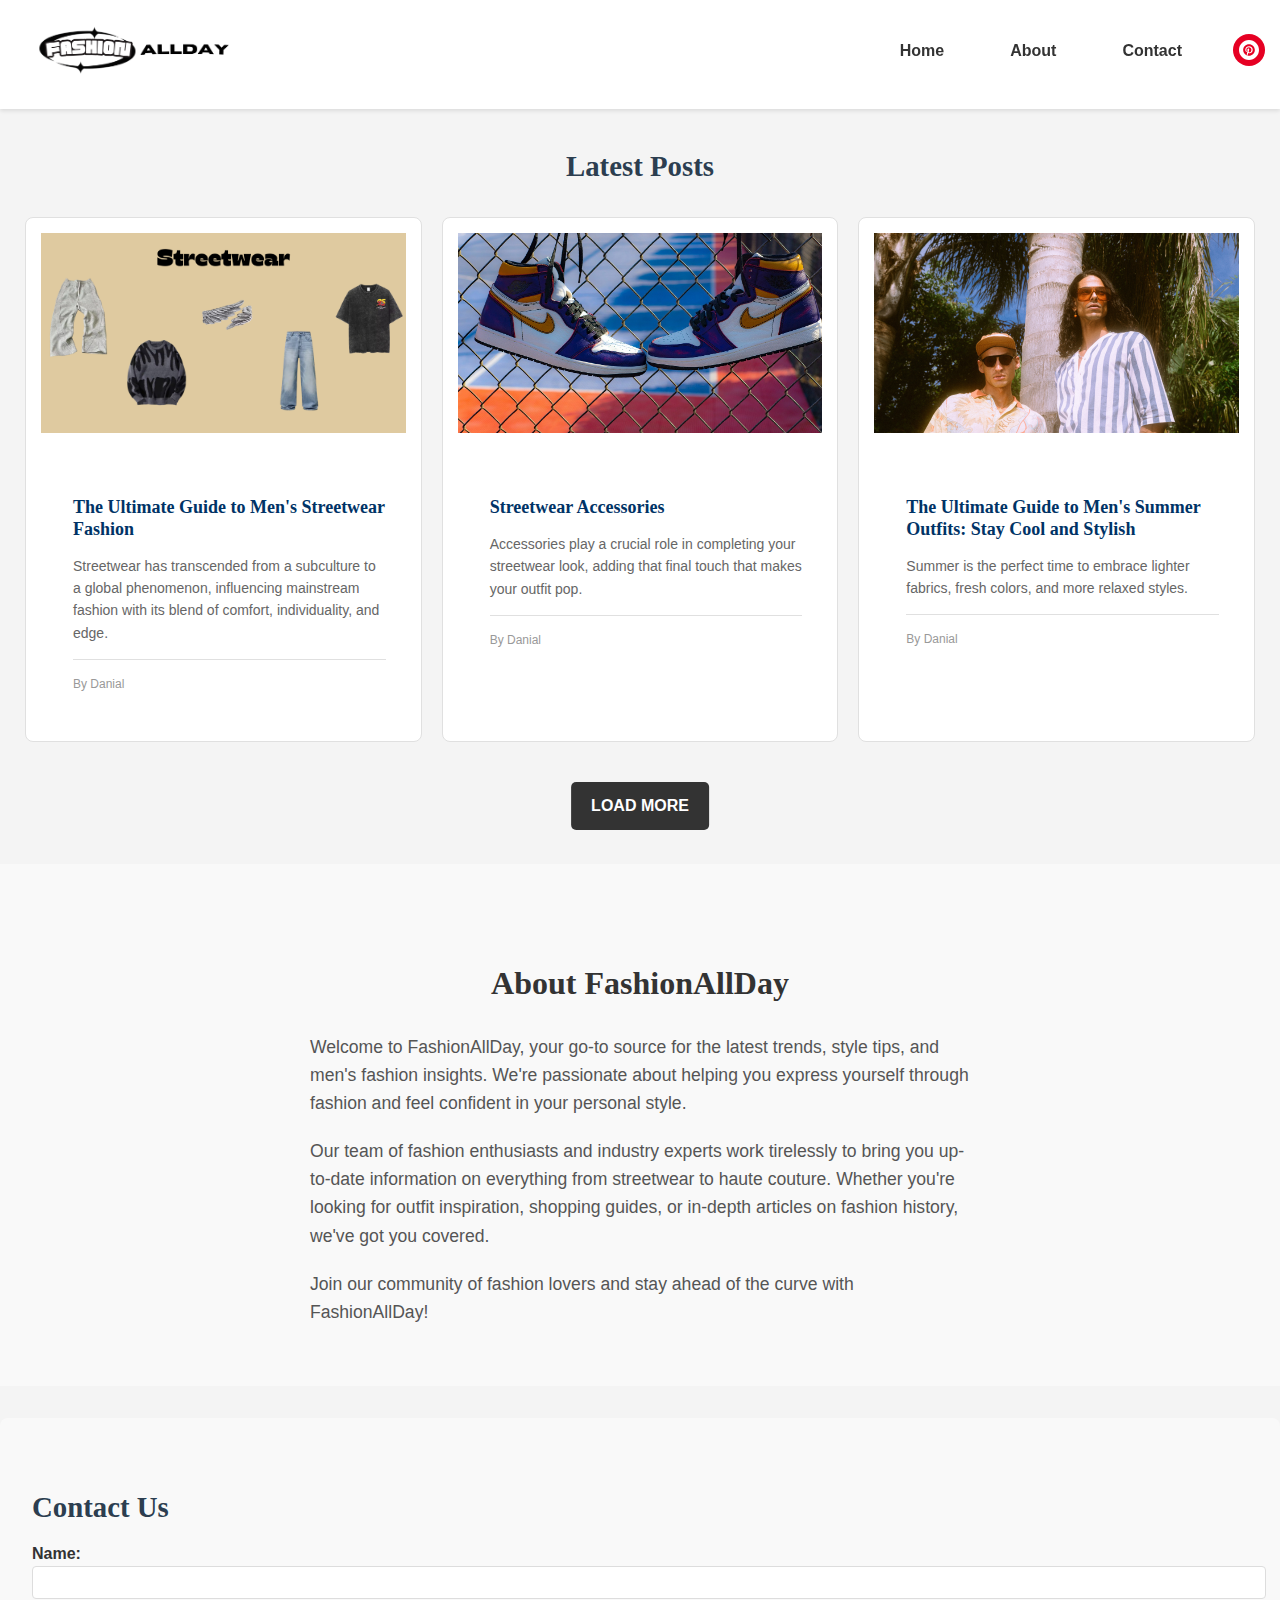
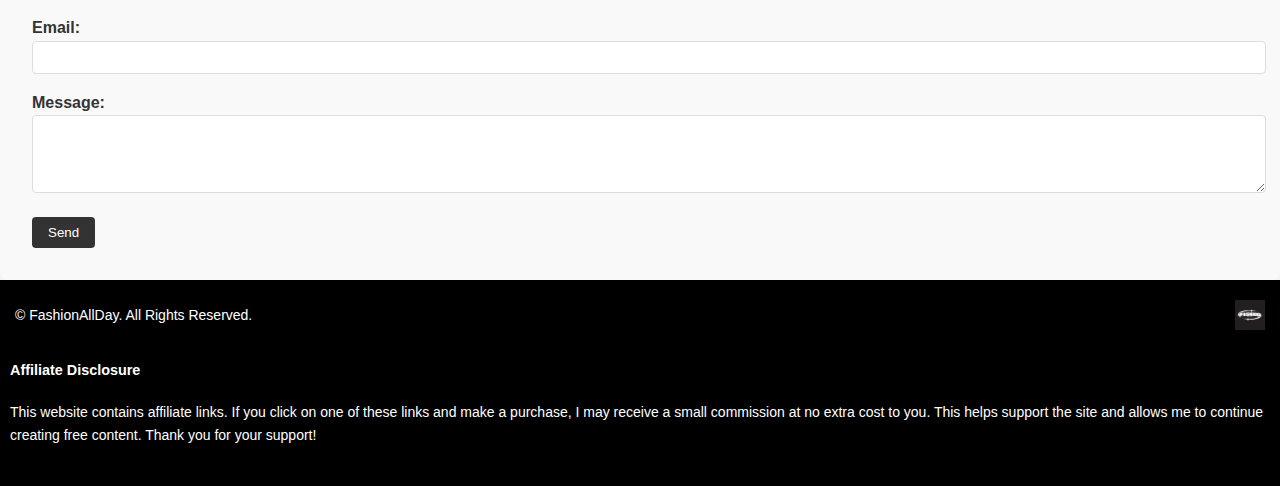
<file: index.html>
<!DOCTYPE html>
<html lang="en">
<head>
    <meta charset="UTF-8">
    <meta name="viewport" content="width=device-width, initial-scale=1.0">
    <meta name="p:domain_verify" content="67f06eac7826aee9e68570448b384914"/>
    <title>FashionAllDay</title>
    <link rel="stylesheet" href="css/style.css">
    <link rel="icon" type="image/png" href="fashion-2.png">
</head>
<body>
    <header class="site-header">
        <div class="container">
            <div class="header-content">
                <div class="logo">
                    <a href="index.html">
                        <img src="images/textlogo.png" alt="FashionAllDay Logo" id="logo">
                    </a>
                </div>
                <nav class="main-nav">
                    <ul>
                        <li><a href="#top" class="nav-btn">Home</a></li>
                        <li><a href="#about" class="nav-btn" id="about-btn">About</a></li>
                        <li><a href="#contact" class="nav-btn">Contact</a></li>
                        <li>
                            <a href="https://www.pinterest.com/FashionAllDay" target="_blank" class="pinterest-btn" aria-label="Visit our Pinterest">
                                <svg xmlns="http://www.w3.org/2000/svg" width="24" height="24" viewBox="0 0 24 24"><path d="M12 0c-6.627 0-12 5.373-12 12s5.373 12 12 12 12-5.373 12-12-5.373-12-12-12zm0 19c-.721 0-1.418-.109-2.073-.312.286-.465.713-1.227.87-1.835l.437-1.664c.229.436.895.804 1.604.804 2.111 0 3.633-1.941 3.633-4.354 0-2.312-1.888-4.042-4.316-4.042-3.021 0-4.625 2.027-4.625 4.235 0 1.027.547 2.305 1.422 2.712.132.062.203.034.234-.094l.193-.793c.017-.071.009-.132-.049-.202-.288-.35-.521-.995-.521-1.597 0-1.544 1.169-3.038 3.161-3.038 1.72 0 2.924 1.172 2.924 2.848 0 1.894-.957 3.205-2.201 3.205-.687 0-1.201-.568-1.036-1.265.197-.833.58-1.73.58-2.331 0-.537-.288-.986-.89-.986-.705 0-1.269.73-1.269 1.708 0 .623.211 1.044.211 1.044s-.694 2.934-.821 3.479c-.142.605-.086 1.454-.025 2.008-2.603-1.02-4.448-3.553-4.448-6.518 0-3.866 3.135-7 7-7s7 3.134 7 7-3.135 7-7 7z"/></svg>
                            </a>
                        </li>
                    </ul>
                </nav>
            </div>
        </div>
    </header>

    <main>
        <section id="blog" class="blog-section">
            <div class="container">
                <h2>Latest Posts</h2>
                <div id="posts-container">
                    <div class="post">
                        <a href="post1.html">
                            <img src="images/post1b2.png" alt="Post Image">
                            <div class="post-content">
                                <h3>The Ultimate Guide to Men's Streetwear Fashion</h3>
                                <p>Streetwear has transcended from a subculture to a global phenomenon, influencing mainstream fashion with its blend of comfort, individuality, and edge.</p>
                                <div class="post-footer">
                                    <span class="author">By Danial</span>
                                </div>
                            </div>
                        </a>
                    </div>
                    <div class="post">
                        <a href="post2.html">
                            <img src="images/shoe.jpg" alt="Post Image">
                            <div class="post-content">
                                <h3>Streetwear Accessories</h3>
                                <p>Accessories play a crucial role in completing your streetwear look, adding that final touch that makes your outfit pop.</p>
                                <div class="post-footer">
                                    <span class="author">By Danial</span>
                                </div>
                            </div>
                        </a>
                    </div>
                    <div class="post">
                        <a href="post3.html">
                            <img src="images/summer.png" alt="Post Image">
                            <div class="post-content">
                                <h3>The Ultimate Guide to Men's Summer Outfits: Stay Cool and Stylish</h3>
                                <p>Summer is the perfect time to embrace lighter fabrics, fresh colors, and more relaxed styles.</p>
                                <div class="post-footer">
                                    <span class="author">By Danial</span>
                                </div>
                            </div>
                        </a>
                    </div>
                </div>
                <div class="button-container">
                    <button id="loadMoreBtn" class="load-more-btn">Load More</button>
                    <button id="showLessBtn" class="show-less-btn" style="display: none;">Show Less</button>
                </div>
            </div>
        </section>

        <!-- New About section at the bottom -->
        <section id="about" class="about-section">
            <div class="container">
                <h2>About FashionAllDay</h2>
                <div class="about-content">
                    <p>Welcome to FashionAllDay, your go-to source for the latest trends, style tips, and men's fashion insights. We're passionate about helping you express yourself through fashion and feel confident in your personal style.</p>
                    <p>Our team of fashion enthusiasts and industry experts work tirelessly to bring you up-to-date information on everything from streetwear to haute couture. Whether you're looking for outfit inspiration, shopping guides, or in-depth articles on fashion history, we've got you covered.</p>
                    <p>Join our community of fashion lovers and stay ahead of the curve with FashionAllDay!</p>
                </div>
            </div>
        </section>

        <section id="contact">
            <h2>Contact Us</h2>
            <form action="https://formspree.io/f/xnnayyar" method="POST">
                <div>
                    <label for="name">Name:</label>
                    <input type="text" id="name" name="name" required>
                </div>
                <div>
                    <label for="email">Email:</label>
                    <input type="email" id="email" name="email" required>
                </div>
                <div>
                    <label for="message">Message:</label>
                    <textarea id="message" name="message" rows="4" required></textarea>
                </div>
                <div>
                    <button type="submit">Send</button>
                </div>
            </form>
        </section>

        <footer>
            <div class="container">
                <p>&copy; FashionAllDay. All Rights Reserved.</p>
                <img id="footer-logo" src="images/fashion-2.png" alt="FashionAllDay Logo">
            </div>
            <div class="affiliate-disclosure">
                <h4>Affiliate Disclosure</h4>
            <p>This website contains affiliate links. If you click on one of these links and make a purchase,
                I may receive a small commission at no extra cost to you. This helps support the site and allows me to continue creating free content.
                Thank you for your support!</p>
            </div>
        </footer>

        <script src="scripts.js"></script>
        <script type="text/javascript">
            window.omnisend = window.omnisend || [];
            omnisend.push(["accountID", "66ee7f6e40bf3145baa5766f"]);
            omnisend.push(["track", "$pageViewed"]);
            !function(){var e=document.createElement("script");
            e.type="text/javascript",e.async=!0,
            e.src="https://omnisnippet1.com/inshop/launcher-v2.js";
            var t=document.getElementsByTagName("script")[0];
            t.parentNode.insertBefore(e,t)}();
        </script>
    </main>
</body>
</html>
</file>
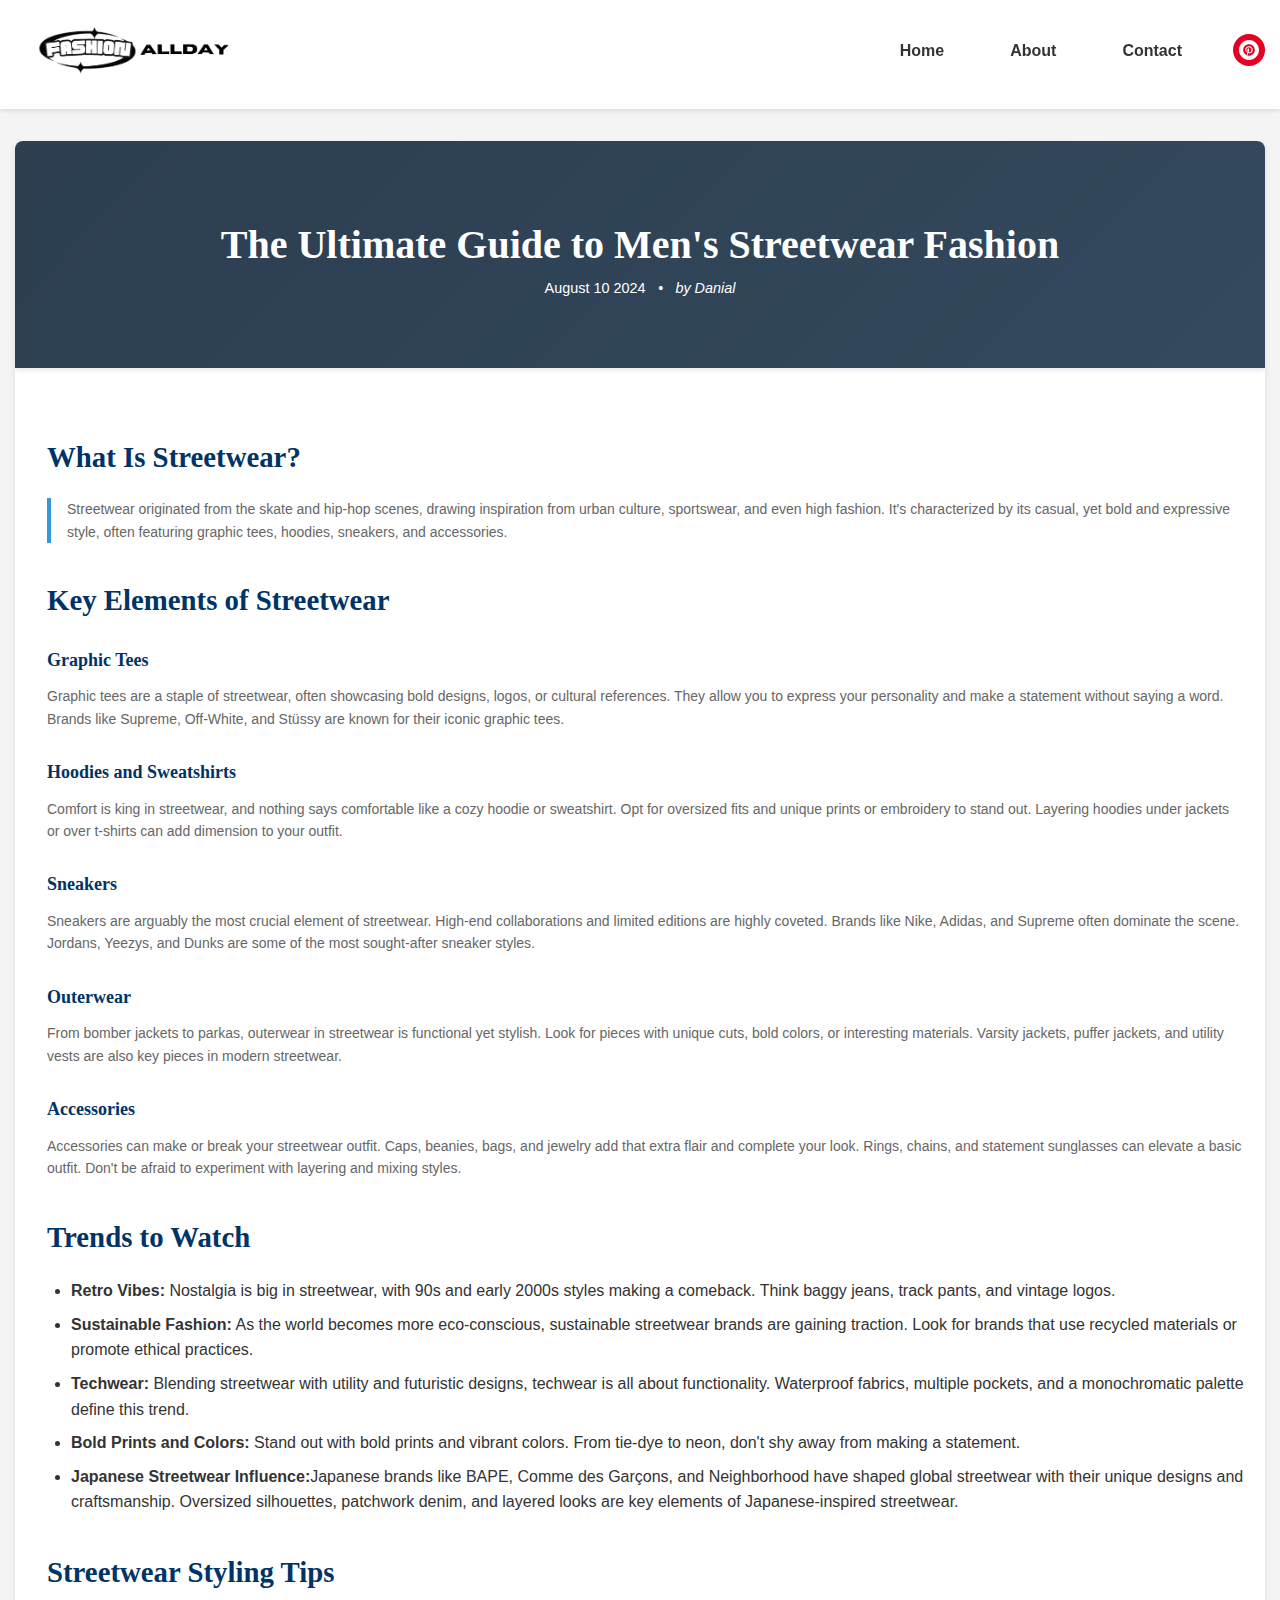
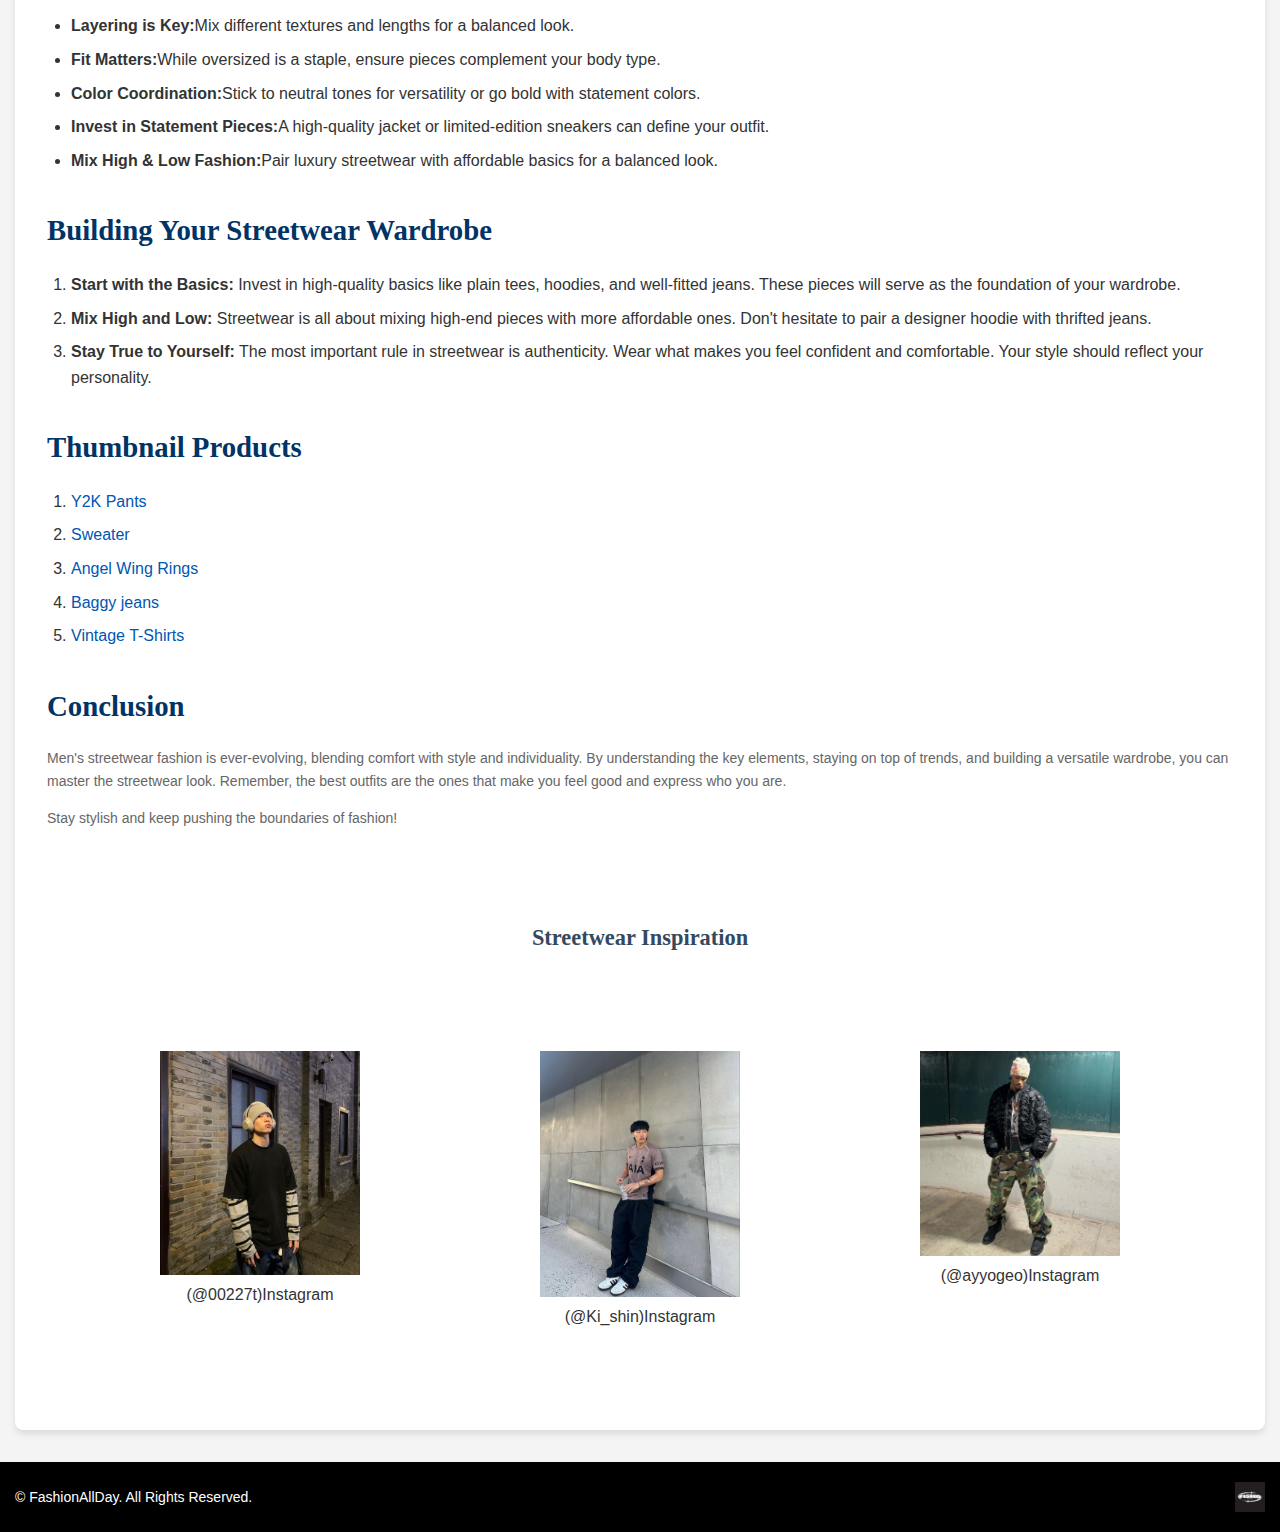
<file: post1.html>
<!DOCTYPE html>
<html lang="en">
<head>
    <meta charset="UTF-8">
    <meta name="viewport" content="width=device-width, initial-scale=1.0">
    <meta name="p:domain_verify" content="67f06eac7826aee9e68570448b384914"/>
    <title>What is Streetwear? | FashionAllDay</title>
    <link rel="stylesheet" href="css/style.css">
    <link rel="icon" type="image/png" href="fashion-2.png">
</head>
<body>
    <header class="site-header">
        <div class="container">
            <div class="header-content">
                <div class="logo">
                    <a href="index.html">
                        <img src="images/textlogo.png" alt="FashionAllDay Logo" id="logo">
                    </a>
                </div>
                <nav class="main-nav">
                    <ul>
                        <li><a href="index.html#top" class="nav-btn">Home</a></li>
                        <li><a href="index.html#about" class="nav-btn">About</a></li>
                        <li><a href="index.html#contact" class="nav-btn">Contact</a></li>
                        <li>
                            <a href="https://www.pinterest.com/FashionAllDay" target="_blank" class="pinterest-btn" aria-label="Visit our Pinterest">
                                <svg xmlns="http://www.w3.org/2000/svg" width="24" height="24" viewBox="0 0 24 24"><path d="M12 0c-6.627 0-12 5.373-12 12s5.373 12 12 12 12-5.373 12-12-5.373-12-12-12zm0 19c-.721 0-1.418-.109-2.073-.312.286-.465.713-1.227.87-1.835l.437-1.664c.229.436.895.804 1.604.804 2.111 0 3.633-1.941 3.633-4.354 0-2.312-1.888-4.042-4.316-4.042-3.021 0-4.625 2.027-4.625 4.235 0 1.027.547 2.305 1.422 2.712.132.062.203.034.234-.094l.193-.793c.017-.071.009-.132-.049-.202-.288-.35-.521-.995-.521-1.597 0-1.544 1.169-3.038 3.161-3.038 1.72 0 2.924 1.172 2.924 2.848 0 1.894-.957 3.205-2.201 3.205-.687 0-1.201-.568-1.036-1.265.197-.833.58-1.73.58-2.331 0-.537-.288-.986-.89-.986-.705 0-1.269.73-1.269 1.708 0 .623.211 1.044.211 1.044s-.694 2.934-.821 3.479c-.142.605-.086 1.454-.025 2.008-2.603-1.02-4.448-3.553-4.448-6.518 0-3.866 3.135-7 7-7s7 3.134 7 7-3.135 7-7 7z"/></svg>
                            </a>
                        </li>
                    </ul>
                </nav>
            </div>
        </div>
    </header>

    <main class="container">
        <article class="blog-post">
            <header class="post-header">
                <h1>The Ultimate Guide to Men's Streetwear Fashion</h1>
                <div class="post-meta">
                    <span class="post-date">August 10 2024</span>
                    <span class="post-author">by Danial</span>
                </div>
            </header>


            <div class="post-content">
                <h2>What Is Streetwear?</h2>
                <p class="post-intro">
                    Streetwear originated from the skate and hip-hop scenes, drawing inspiration from urban culture, sportswear, and even high fashion. It's characterized by its casual, yet bold and expressive style, often featuring graphic tees, hoodies, sneakers, and accessories.
                </p>
                
                <h2>Key Elements of Streetwear</h2>
                
                <h3>Graphic Tees</h3>
                <p>Graphic tees are a staple of streetwear, often showcasing bold designs, logos, or cultural references. They allow you to express your personality and make a statement without saying a word. Brands like Supreme, Off-White, and Stüssy are known for their iconic graphic tees.</p>
                
                <h3>Hoodies and Sweatshirts</h3>
                <p>Comfort is king in streetwear, and nothing says comfortable like a cozy hoodie or sweatshirt. Opt for oversized fits and unique prints or embroidery to stand out. Layering hoodies under jackets or over t-shirts can add dimension to your outfit.</p>
                
                <h3>Sneakers</h3>
                <p>Sneakers are arguably the most crucial element of streetwear. High-end collaborations and limited editions are highly coveted. Brands like Nike, Adidas, and Supreme often dominate the scene. Jordans, Yeezys, and Dunks are some of the most sought-after sneaker styles.</p>
                
                <h3>Outerwear</h3>
                <p>From bomber jackets to parkas, outerwear in streetwear is functional yet stylish. Look for pieces with unique cuts, bold colors, or interesting materials. Varsity jackets, puffer jackets, and utility vests are also key pieces in modern streetwear.</p>
                
                <h3>Accessories</h3>
                <p>Accessories can make or break your streetwear outfit. Caps, beanies, bags, and jewelry add that extra flair and complete your look. Rings, chains, and statement sunglasses can elevate a basic outfit. Don't be afraid to experiment with layering and mixing styles.</p>
                
                <h2>Trends to Watch</h2>
                
                <ul>
                    <li><strong>Retro Vibes:</strong> Nostalgia is big in streetwear, with 90s and early 2000s styles making a comeback. Think baggy jeans, track pants, and vintage logos.</li>
                    <li><strong>Sustainable Fashion:</strong> As the world becomes more eco-conscious, sustainable streetwear brands are gaining traction. Look for brands that use recycled materials or promote ethical practices.</li>
                    <li><strong>Techwear:</strong> Blending streetwear with utility and futuristic designs, techwear is all about functionality. Waterproof fabrics, multiple pockets, and a monochromatic palette define this trend.</li>
                    <li><strong>Bold Prints and Colors:</strong> Stand out with bold prints and vibrant colors. From tie-dye to neon, don't shy away from making a statement.</li>
                    <li><strong>Japanese Streetwear Influence:</strong>Japanese brands like BAPE, Comme des Garçons, and Neighborhood have shaped global streetwear with their unique designs and craftsmanship. Oversized silhouettes, patchwork denim, and layered looks are key elements of Japanese-inspired streetwear.</li>
                </ul>

                <h2>Streetwear Styling Tips</h2>

                <ul>
                    <li><strong>Layering is Key:</strong>Mix different textures and lengths for a balanced look.</li>
                    <li><strong>Fit Matters:</strong>While oversized is a staple, ensure pieces complement your body type.</li>
                    <li><strong>Color Coordination:</strong>Stick to neutral tones for versatility or go bold with statement colors.</li>
                    <li><strong>Invest in Statement Pieces:</strong>A high-quality jacket or limited-edition sneakers can define your outfit.</li>
                    <li><strong>Mix High & Low Fashion:</strong>Pair luxury streetwear with affordable basics for a balanced look.</li>
                </ul>
                
                <h2>Building Your Streetwear Wardrobe</h2>
                
                <ol>
                    <li><strong>Start with the Basics:</strong> Invest in high-quality basics like plain tees, hoodies, and well-fitted jeans. These pieces will serve as the foundation of your wardrobe.</li>
                    <li><strong>Mix High and Low:</strong> Streetwear is all about mixing high-end pieces with more affordable ones. Don't hesitate to pair a designer hoodie with thrifted jeans.</li>
                    <li><strong>Stay True to Yourself:</strong> The most important rule in streetwear is authenticity. Wear what makes you feel confident and comfortable. Your style should reflect your personality.</li>
                </ol>

                <h2>Thumbnail Products</h2>

                <ol>
                    <li><stroing><a href="https://s.click.aliexpress.com/e/_okQOvdk" target="_blank" rel="noopener noreferrer">Y2K Pants</a></strong></li>
                    <li><stroing><a href="https://s.click.aliexpress.com/e/_olydzsC" target="_blank" rel="noopener noreferrer">Sweater</a></strong></li>
                    <li><stroing><a href="https://s.click.aliexpress.com/e/_ooQDiZw" target="_blank" rel="noopener noreferrer">Angel Wing Rings</a></strong></li>
                    <li><stroing><a href="https://s.click.aliexpress.com/e/_onkkjbM" target="_blank" rel="noopener noreferrer">Baggy jeans</a></strong></li>
                    <li><stroing><a href="https://s.click.aliexpress.com/e/_oFo4cbu" target="_blank" rel="noopener noreferrer">Vintage T-Shirts</a></strong></li>
                </ol>

                
                <h2>Conclusion</h2>
                <p>
                    Men's streetwear fashion is ever-evolving, blending comfort with style and individuality. By understanding the key elements, staying on top of trends, and building a versatile wardrobe, you can master the streetwear look. Remember, the best outfits are the ones that make you feel good and express who you are.
                </p>
                <p>Stay stylish and keep pushing the boundaries of fashion!</p>
            </div>

            <div class="image-gallery">
                <h3>Streetwear Inspiration</h3>
                <div class="gallery-container">
                    <figure>
                        <img src="images/streetwear1.JPG" alt="Streetwear outfit 1">
                        <figcaption>(@00227t)Instagram</figcaption>
                    </figure>
                    <figure>
                        <img src="images/streetwear2.JPG" alt="Streetwear outfit 2">
                        <figcaption>(@Ki_shin)Instagram</figcaption>
                    </figure>
                    <figure>
                        <img src="images/streetwear3.jpg" alt="Streetwear outfit 3">
                        <figcaption>(@ayyogeo)Instagram</figcaption>
                    </figure>
                </div>
            </div>
        </article>
    </main>

    <footer>
        <div class="container">
            <p>&copy; FashionAllDay. All Rights Reserved.</p>
            <img id="footer-logo" src="images/fashion-2.png" alt="FashionAllDay Logo">
        </div>
    </footer>
    <script src="scripts.js" defer></script>
    <script type="text/javascript">
        window.omnisend = window.omnisend || [];
        omnisend.push(["accountID", "66ee7f6e40bf3145baa5766f"]);
        omnisend.push(["track", "$pageViewed"]);
        !function(){var e=document.createElement("script");
        e.type="text/javascript",e.async=!0,
        e.src="https://omnisnippet1.com/inshop/launcher-v2.js";
        var t=document.getElementsByTagName("script")[0];
        t.parentNode.insertBefore(e,t)}();
</script>
</body>
</html>
</file>
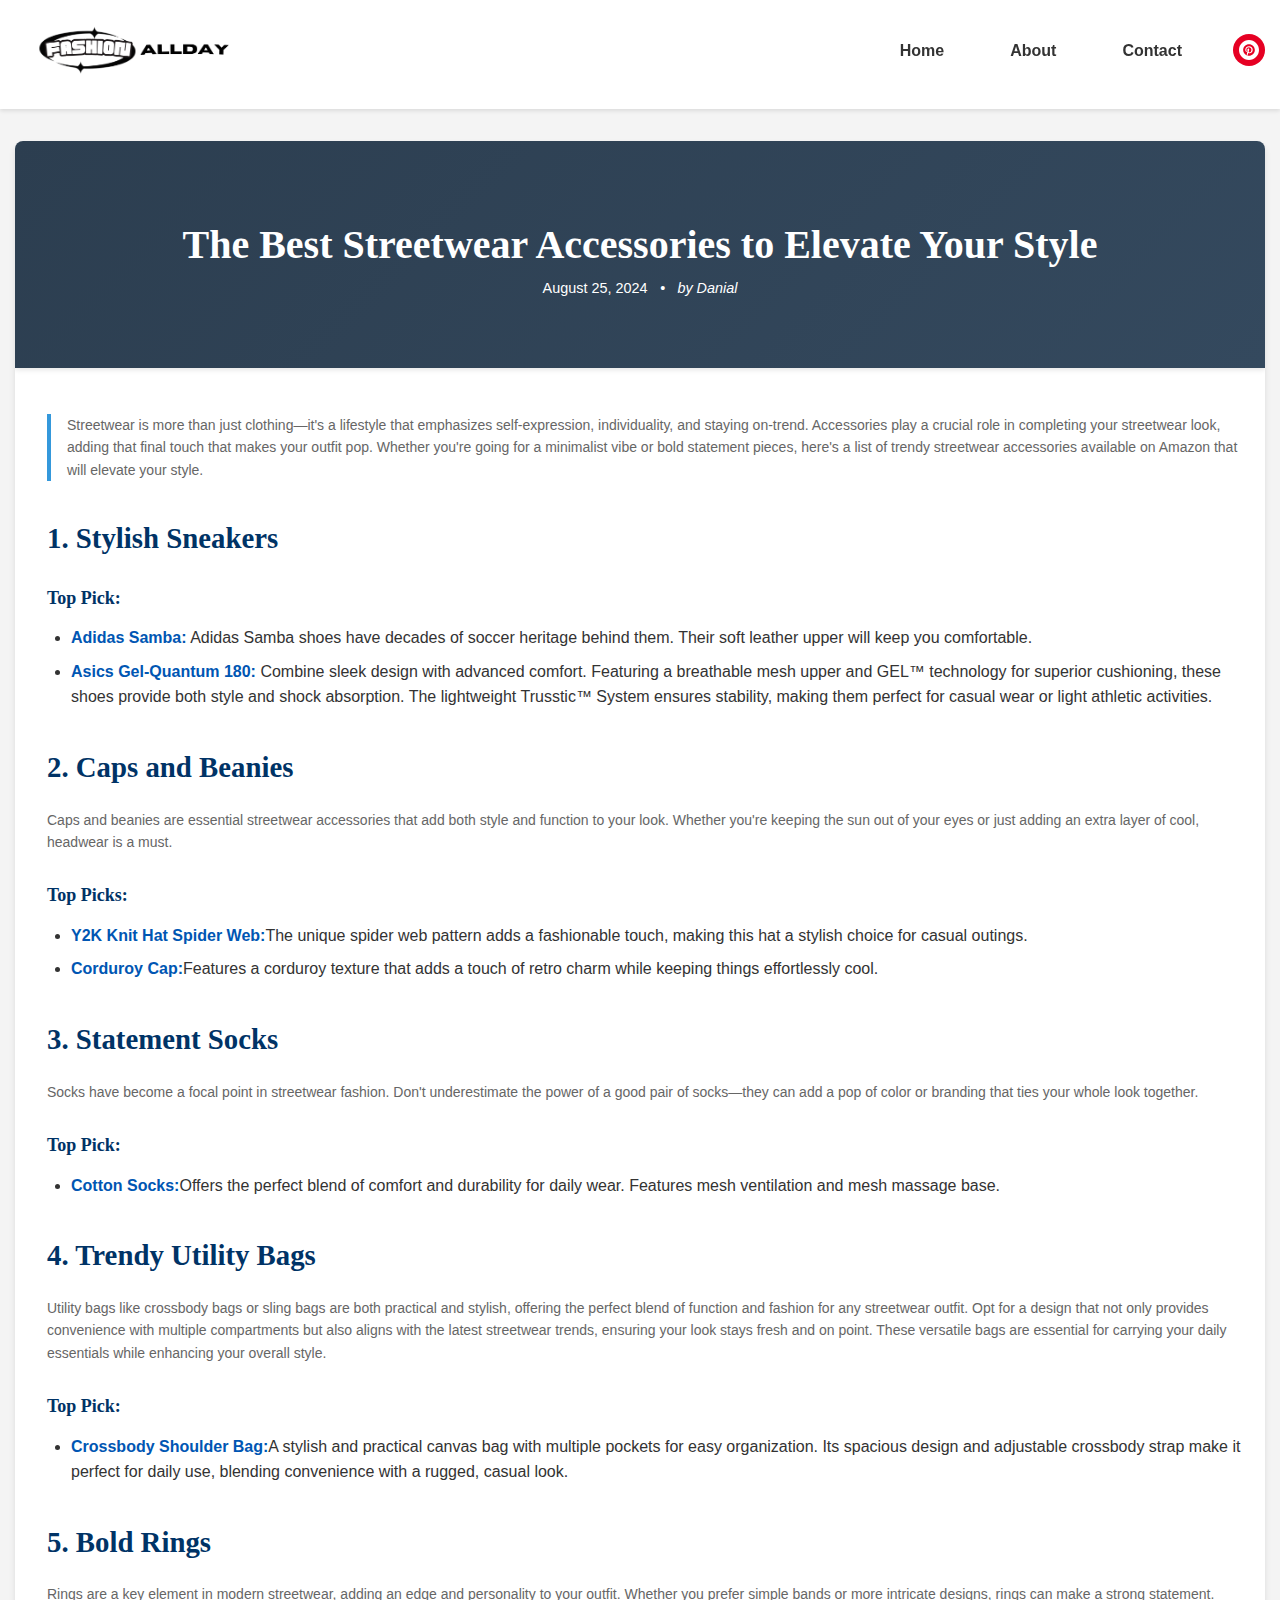
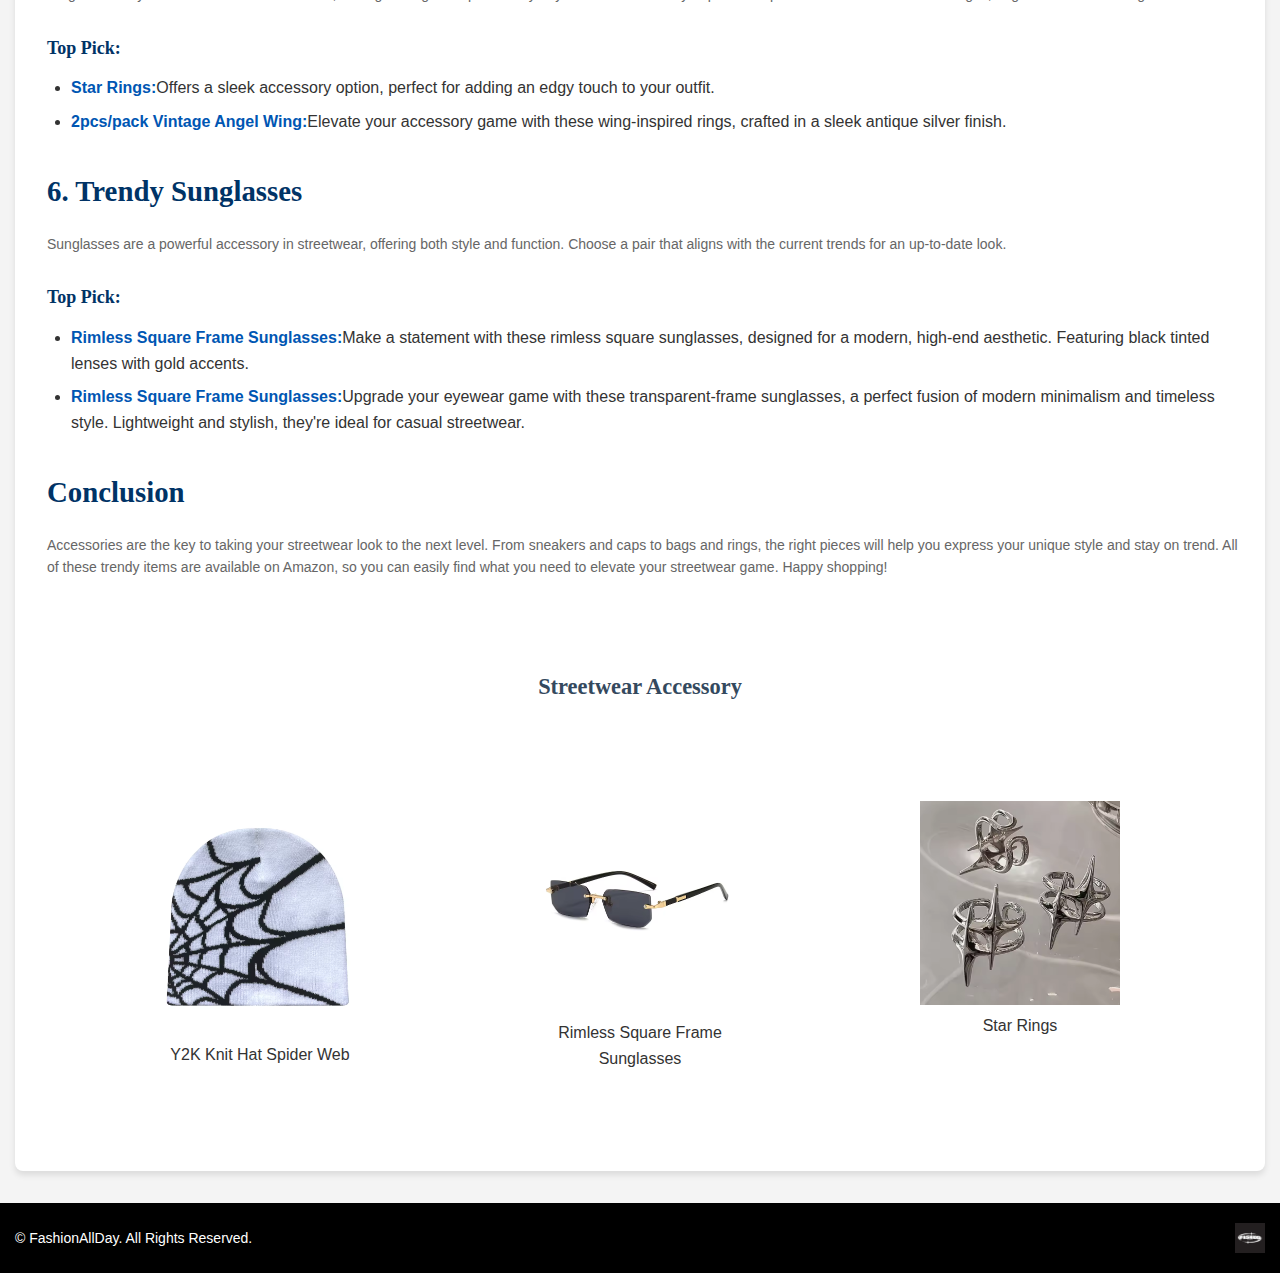
<file: post2.html>
<!DOCTYPE html>
<html lang="en">
<head>
    <meta charset="UTF-8">
    <meta name="viewport" content="width=device-width, initial-scale=1.0">
    <meta name="p:domain_verify" content="67f06eac7826aee9e68570448b384914"/>
    <title>The Best Streetwear Accessories to Elevate Your Style</title>
    <link rel="stylesheet" href="css/style.css">
    <link rel="icon" type="image/png" href="fashion-2.png">
</head>
<body>
    <header class="site-header">
        <div class="container">
            <div class="header-content">
                <div class="logo">
                    <a href="index.html">
                        <img src="images/textlogo.png" alt="FashionAllDay Logo" id="logo">
                    </a>
                </div>
                <nav class="main-nav">
                    <ul>
                        <li><a href="index.html" class="nav-btn">Home</a></li>
                        <li><a href="index.html#about" class="nav-btn">About</a></li>
                        <li><a href="index.html#contact" class="nav-btn">Contact</a></li>
                        <li>
                            <a href="https://www.pinterest.com/FashionAllDay" target="_blank" class="pinterest-btn" aria-label="Visit our Pinterest">
                                <svg xmlns="http://www.w3.org/2000/svg" width="24" height="24" viewBox="0 0 24 24"><path d="M12 0c-6.627 0-12 5.373-12 12s5.373 12 12 12 12-5.373 12-12-5.373-12-12-12zm0 19c-.721 0-1.418-.109-2.073-.312.286-.465.713-1.227.87-1.835l.437-1.664c.229.436.895.804 1.604.804 2.111 0 3.633-1.941 3.633-4.354 0-2.312-1.888-4.042-4.316-4.042-3.021 0-4.625 2.027-4.625 4.235 0 1.027.547 2.305 1.422 2.712.132.062.203.034.234-.094l.193-.793c.017-.071.009-.132-.049-.202-.288-.35-.521-.995-.521-1.597 0-1.544 1.169-3.038 3.161-3.038 1.72 0 2.924 1.172 2.924 2.848 0 1.894-.957 3.205-2.201 3.205-.687 0-1.201-.568-1.036-1.265.197-.833.58-1.73.58-2.331 0-.537-.288-.986-.89-.986-.705 0-1.269.73-1.269 1.708 0 .623.211 1.044.211 1.044s-.694 2.934-.821 3.479c-.142.605-.086 1.454-.025 2.008-2.603-1.02-4.448-3.553-4.448-6.518 0-3.866 3.135-7 7-7s7 3.134 7 7-3.135 7-7 7z"/></svg>
                            </a>
                        </li>
                    </ul>
                </nav>
            </div>
        </div>
    </header>

    <main class="container">
        <article class="blog-post">
            <header class="post-header">
                <h1>The Best Streetwear Accessories to Elevate Your Style</h1>
                <div class="post-meta">
                    <span class="post-date">August 25, 2024</span>
                    <span class="post-author">by Danial</span>
                </div>
            </header>

            <div class="post-content">
                <p class="post-intro">
                    Streetwear is more than just clothing—it's a lifestyle that emphasizes self-expression, individuality, and staying on-trend. Accessories play a crucial role in completing your streetwear look, adding that final touch that makes your outfit pop. Whether you're going for a minimalist vibe or bold statement pieces, here's a list of trendy streetwear accessories available on Amazon that will elevate your style.
                </p>
                
                <h2>1. Stylish Sneakers</h2>
                <h3>Top Pick:</h3>
                <ul>
                    <li><strong><a href="https://amzn.to/3B6ktyu" target="_blank" rel="noopener noreferrer">Adidas Samba:</a></strong> Adidas Samba shoes have decades of soccer heritage behind them. Their soft leather upper will keep you comfortable.</li>
                    <li><strong><a href="https://amzn.to/3TvqUkN" target="_blank" rel="noopener noreferrer">Asics Gel-Quantum 180:</a></strong> Combine sleek design with advanced comfort. Featuring a breathable mesh upper and GEL™ technology for superior cushioning, these shoes provide both style and shock absorption. The lightweight Trusstic™ System ensures stability, making them perfect for casual wear or light athletic activities.</li>
                </ul>

                <h2>2. Caps and Beanies</h2>
                <p>Caps and beanies are essential streetwear accessories that add both style and function to your look. Whether you're keeping the sun out of your eyes or just adding an extra layer of cool, headwear is a must.</p>
                <h3>Top Picks:</h3>
                <ul>
                    <li><strong><a href="https://s.click.aliexpress.com/e/_omDYnBE" target="_blank" rel="noopener noreferrer">Y2K Knit Hat Spider Web:</a></strong>The unique spider web pattern adds a fashionable touch, making this hat a stylish choice for casual outings.</li>
                    <li><strong><a href="https://s.click.aliexpress.com/e/_oojq9GM" target="_blank" rel="noopener noreferrer">Corduroy Cap:</a></strong>Features a corduroy texture that adds a touch of retro charm while keeping things effortlessly cool.</li>
                </ul>
                
                <h2>3. Statement Socks</h2>
                <p>Socks have become a focal point in streetwear fashion. Don't underestimate the power of a good pair of socks—they can add a pop of color or branding that ties your whole look together.</p>
                <h3>Top Pick:</h3>
                <ul>
                    <li><strong><a href="https://s.click.aliexpress.com/e/_oowAX1A" target="_blank" rel="noopener noreferrer">Cotton Socks:</a></strong>Offers the perfect blend of comfort and durability for daily wear. Features mesh ventilation and mesh massage base.</li>
                </ul>
                <h2>4. Trendy Utility Bags</h2>
                <p>Utility bags like crossbody bags or sling bags are both practical and stylish, offering the perfect blend of function and fashion for any streetwear outfit. Opt for a design that not only provides convenience with multiple compartments but also aligns with the latest streetwear trends, ensuring your look stays fresh and on point. These versatile bags are essential for carrying your daily essentials while enhancing your overall style.</p>
                <h3>Top Pick:</h3>
                <ul>
                    <li><strong><a href="https://s.click.aliexpress.com/e/_okFbMti" target="_blank" rel="noopener noreferrer">Crossbody Shoulder Bag:</a></strong>A stylish and practical canvas bag with multiple pockets for easy organization. Its spacious design and adjustable crossbody strap make it perfect for daily use, blending convenience with a rugged, casual look.</li>
                </ul>

                <h2>5. Bold Rings</h2>
                <p>Rings are a key element in modern streetwear, adding an edge and personality to your outfit. Whether you prefer simple bands or more intricate designs, rings can make a strong statement.</p>
                <h3>Top Pick:</h3>
                <ul>
                    <li><strong><a href="https://s.click.aliexpress.com/e/_omqhnis" target="_blank" rel="noopener noreferrer">Star Rings:</a></strong>Offers a sleek accessory option, perfect for adding an edgy touch to your outfit.</li>
                    <li><strong><a href="https://s.click.aliexpress.com/e/_ooQDiZw" target="_blank" rel="noopener noreferrer">2pcs/pack Vintage Angel Wing:</a></strong>Elevate your accessory game with these wing-inspired rings, crafted in a sleek antique silver finish.</li>
                </ul>

                <h2>6. Trendy Sunglasses</h2>
                <p>Sunglasses are a powerful accessory in streetwear, offering both style and function. Choose a pair that aligns with the current trends for an up-to-date look.</p>
                <h3>Top Pick:</h3>
                <ul>
                    <li><strong><a href="https://s.click.aliexpress.com/e/_oEy1pbw" target="_blank" rel="noopener noreferrer">Rimless Square Frame Sunglasses:</a></strong>Make a statement with these rimless square sunglasses, designed for a modern, high-end aesthetic. Featuring black tinted lenses with gold accents.</li>
                    <li><strong><a href="https://s.click.aliexpress.com/e/_olQIIPW" target="_blank" rel="noopener noreferrer">Rimless Square Frame Sunglasses:</a></strong>Upgrade your eyewear game with these transparent-frame sunglasses, a perfect fusion of modern minimalism and timeless style. Lightweight and stylish, they're ideal for casual streetwear.</li>
                </ul>
                
                <h2>Conclusion</h2>
                <p>Accessories are the key to taking your streetwear look to the next level. From sneakers and caps to bags and rings, the right pieces will help you express your unique style and stay on trend. All of these trendy items are available on Amazon, so you can easily find what you need to elevate your streetwear game. Happy shopping!</p>
            </div>

            <div class="image-gallery">
                <h3>Streetwear Accessory</h3>
                <div class="gallery-container">
                    <figure>
                        <img src="images/beanie.png" alt="Streetwear accessory 1">
                        <figcaption>Y2K Knit Hat Spider Web</figcaption>
                    </figure>
                    <figure>
                        <img src="images/glasses.png" alt="Streetwear accessory 2" class="post-content-image">
                        <figcaption>Rimless Square Frame Sunglasses</figcaption>
                    </figure>
                    <figure>
                        <img src="images/rings.png" alt="Streetwear accessory 2" class="post-content-image">
                        <figcaption>Star Rings</figcaption>
                    </figure>
                </div>
            </div>
        </article>
    </main>

    <footer>
        <div class="container">
            <p>&copy; FashionAllDay. All Rights Reserved.</p>
            <img id="footer-logo" src="images/fashion-2.png" alt="FashionAllDay Logo">
        </div>
    </footer>
    <script src="scripts.js" defer></script>
    <script type="text/javascript">
        window.omnisend = window.omnisend || [];
        omnisend.push(["accountID", "66ee7f6e40bf3145baa5766f"]);
        omnisend.push(["track", "$pageViewed"]);
        !function(){var e=document.createElement("script");
        e.type="text/javascript",e.async=!0,
        e.src="https://omnisnippet1.com/inshop/launcher-v2.js";
        var t=document.getElementsByTagName("script")[0];
        t.parentNode.insertBefore(e,t)}();
</script>
</body>
</html>
</file>
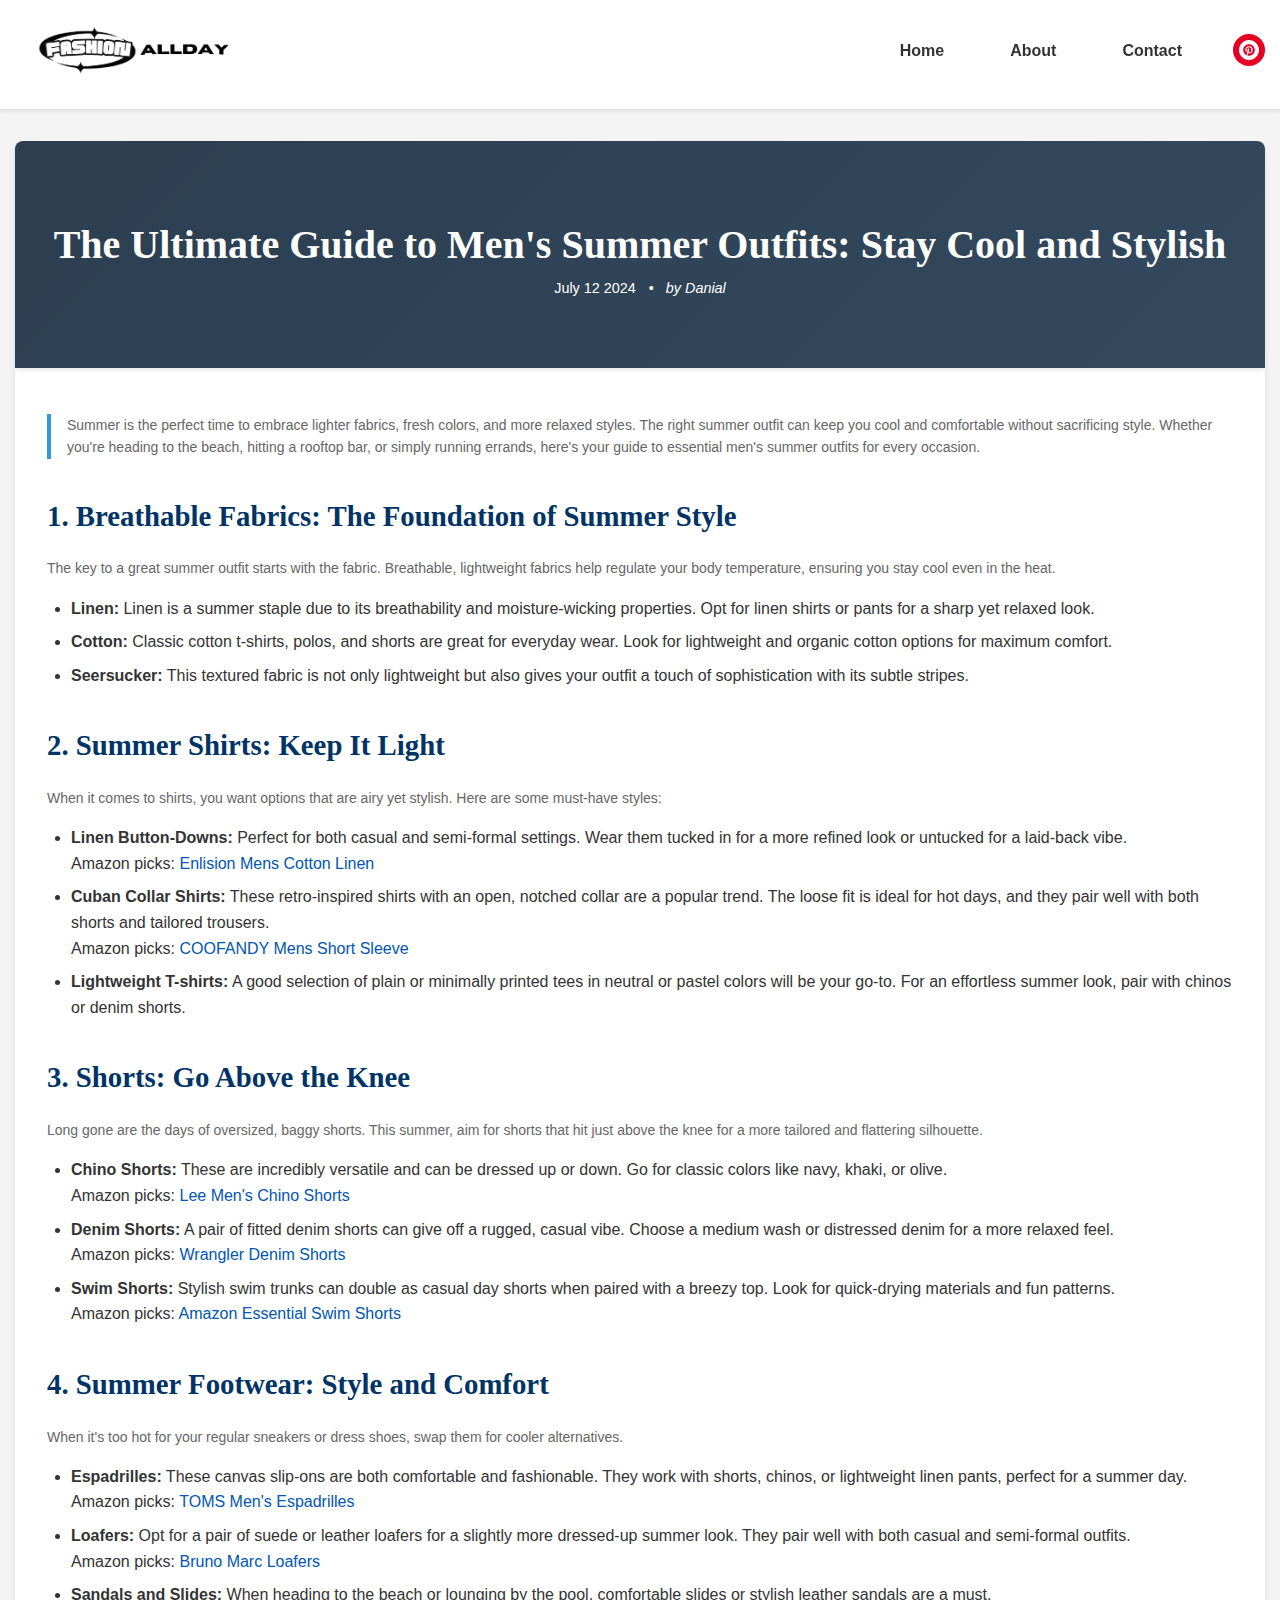
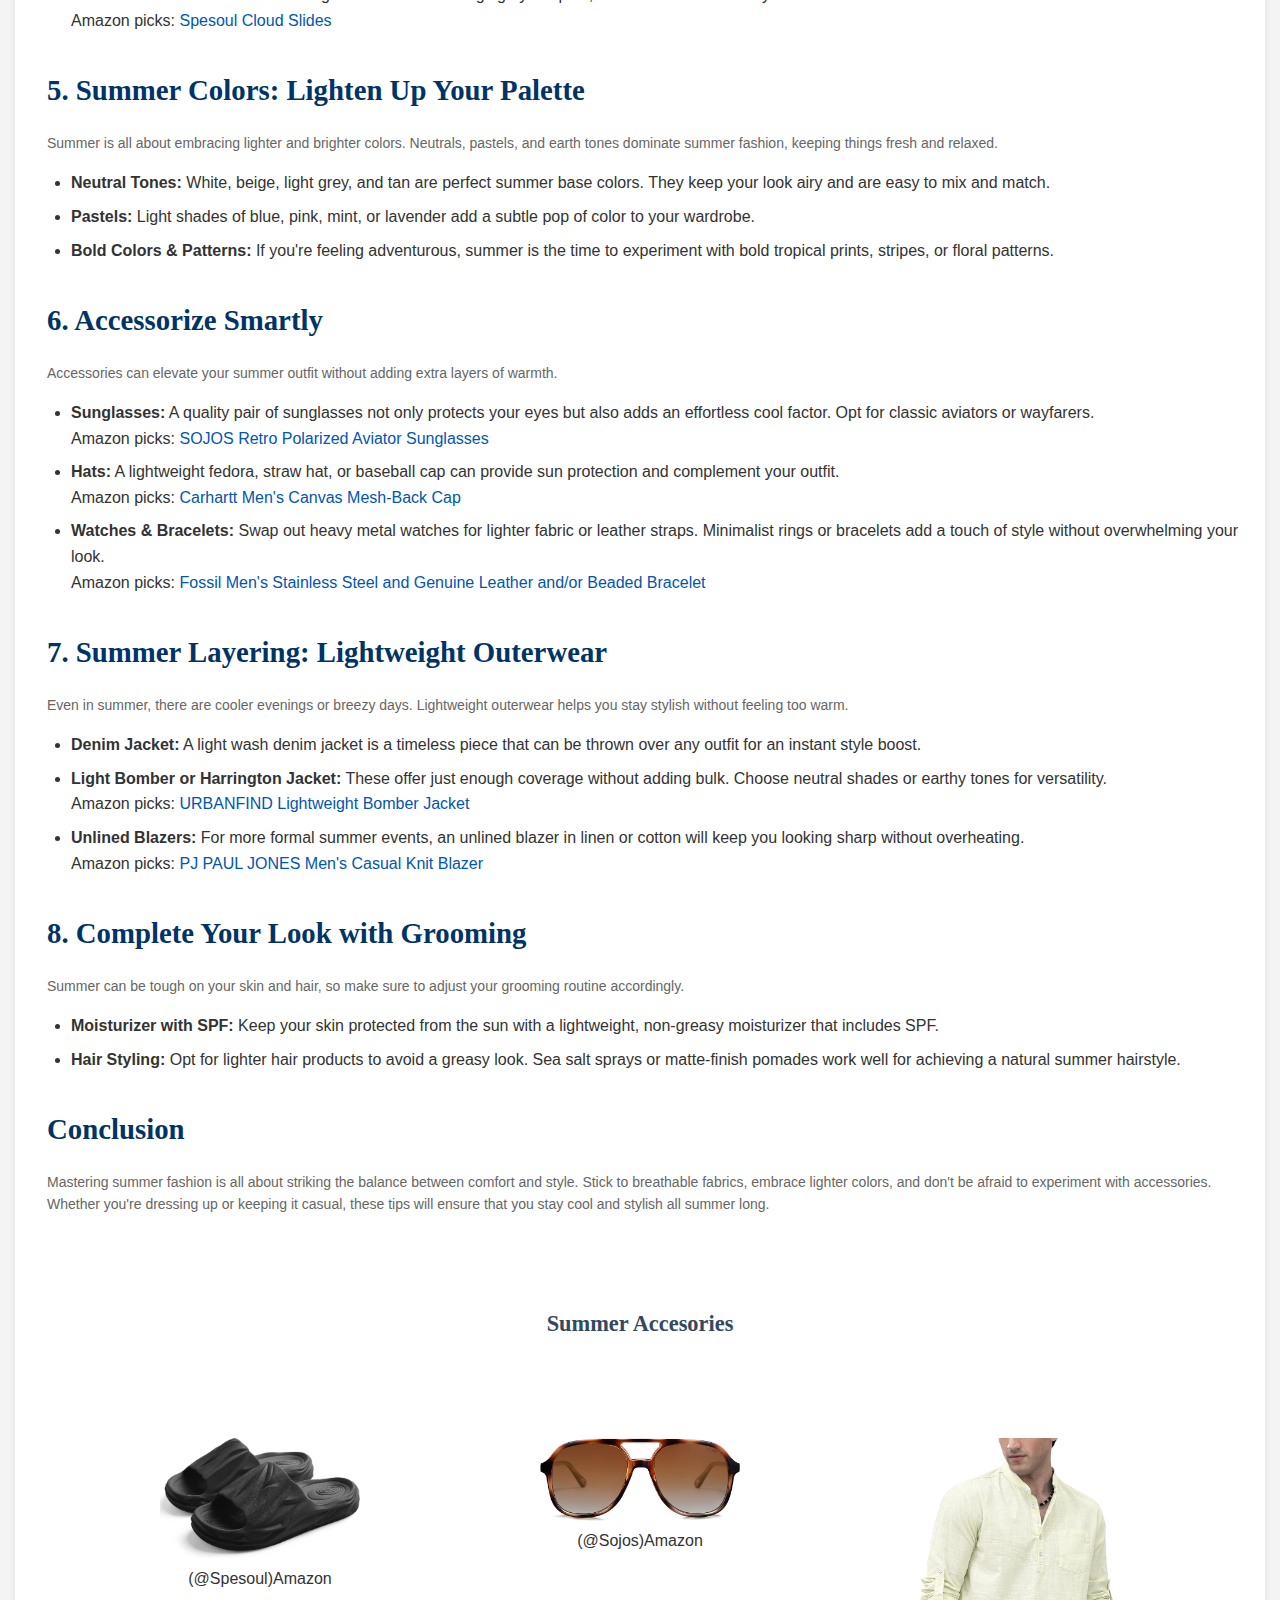
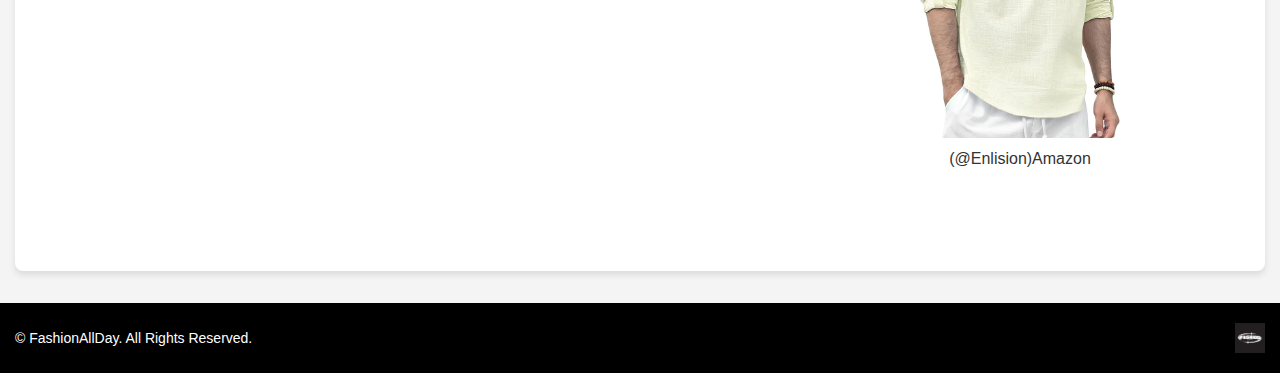
<file: post3.html>
<!DOCTYPE html>
<html lang="en">
<head>
    <meta charset="UTF-8">
    <meta name="viewport" content="width=device-width, initial-scale=1.0">
    <meta name="p:domain_verify" content="67f06eac7826aee9e68570448b384914"/>
    <title>The Ultimate Guide to Men's Summer Outfits| FashionAllDay</title>
    <link rel="stylesheet" href="css/style.css">
    <link rel="icon" type="image/png" href="fashion-2.png">
</head>
<body>
    <header class="site-header">
        <div class="container">
            <div class="header-content">
                <div class="logo">
                    <a href="index.html">
                        <img src="images/textlogo.png" alt="FashionAllDay Logo" id="logo">
                    </a>
                </div>
                <nav class="main-nav">
                    <ul>
                        <li><a href="index.html#top" class="nav-btn">Home</a></li>
                        <li><a href="index.html#about" class="nav-btn">About</a></li>
                        <li><a href="index.html#contact" class="nav-btn">Contact</a></li>
                        <li>
                            <a href="https://www.pinterest.com/FashionAllDay" target="_blank" class="pinterest-btn" aria-label="Visit our Pinterest">
                                <svg xmlns="http://www.w3.org/2000/svg" width="24" height="24" viewBox="0 0 24 24"><path d="M12 0c-6.627 0-12 5.373-12 12s5.373 12 12 12 12-5.373 12-12-5.373-12-12-12zm0 19c-.721 0-1.418-.109-2.073-.312.286-.465.713-1.227.87-1.835l.437-1.664c.229.436.895.804 1.604.804 2.111 0 3.633-1.941 3.633-4.354 0-2.312-1.888-4.042-4.316-4.042-3.021 0-4.625 2.027-4.625 4.235 0 1.027.547 2.305 1.422 2.712.132.062.203.034.234-.094l.193-.793c.017-.071.009-.132-.049-.202-.288-.35-.521-.995-.521-1.597 0-1.544 1.169-3.038 3.161-3.038 1.72 0 2.924 1.172 2.924 2.848 0 1.894-.957 3.205-2.201 3.205-.687 0-1.201-.568-1.036-1.265.197-.833.58-1.73.58-2.331 0-.537-.288-.986-.89-.986-.705 0-1.269.73-1.269 1.708 0 .623.211 1.044.211 1.044s-.694 2.934-.821 3.479c-.142.605-.086 1.454-.025 2.008-2.603-1.02-4.448-3.553-4.448-6.518 0-3.866 3.135-7 7-7s7 3.134 7 7-3.135 7-7 7z"/></svg>
                            </a>
                        </li>
                    </ul>
                </nav>
            </div>
        </div>
    </header>

    <main class="container">
        <article class="blog-post">
            <header class="post-header">
                <h1>The Ultimate Guide to Men's Summer Outfits: Stay Cool and Stylish</h1>
                <div class="post-meta">
                    <span class="post-date">July 12 2024</span>
                    <span class="post-author">by Danial</span>
                </div>
            </header>

            <div class="post-content">
                <p class="post-intro">
                Summer is the perfect time to embrace lighter fabrics, fresh colors, and more relaxed styles. The right summer outfit can keep you cool and comfortable without sacrificing style. Whether you're heading to the beach, hitting a rooftop bar, or simply running errands, here's your guide to essential men's summer outfits for every occasion.
                </p>
                
                <h2>1. Breathable Fabrics: The Foundation of Summer Style</h2>
                <p>
                    The key to a great summer outfit starts with the fabric. Breathable, lightweight fabrics help regulate your body temperature, ensuring you stay cool even in the heat.
                </p>
                <ul>
                    <li><strong>Linen:</strong> Linen is a summer staple due to its breathability and moisture-wicking properties. Opt for linen shirts or pants for a sharp yet relaxed look.</li>
                    <li><strong>Cotton:</strong> Classic cotton t-shirts, polos, and shorts are great for everyday wear. Look for lightweight and organic cotton options for maximum comfort.</li>
                    <li><strong>Seersucker:</strong> This textured fabric is not only lightweight but also gives your outfit a touch of sophistication with its subtle stripes.</li>
                </ul>

                <h2>2. Summer Shirts: Keep It Light</h2>
                <p>
                    When it comes to shirts, you want options that are airy yet stylish. Here are some must-have styles:
                </p>
                <ul>
                    <li>
                        <strong>Linen Button-Downs:</strong> Perfect for both casual and semi-formal settings. Wear them tucked in for a more refined look or untucked for a laid-back vibe.
                        <br>
                        <span class="amazon-picks">Amazon picks: </span>
                        <a href="https://amzn.to/3MMJaCI" target="_blank" rel="noopener noreferrer" class="amazon-link">Enlision Mens Cotton Linen</a>
                    </li>
                    <li><strong>Cuban Collar Shirts:</strong> These retro-inspired shirts with an open, notched collar are a popular trend. The loose fit is ideal for hot days, and they pair well with both shorts and tailored trousers.
                        <br>
                        <span class="amazon-picks">Amazon picks: </span>
                        <a href="https://amzn.to/4daNeHo" target="_blank" rel="noopener noreferrer" class="amazon-link">COOFANDY Mens Short Sleeve </a>
                    </li>
                    <li><strong>Lightweight T-shirts:</strong> A good selection of plain or minimally printed tees in neutral or pastel colors will be your go-to. For an effortless summer look, pair with chinos or denim shorts.</li>
                </ul>

                <h2>3. Shorts: Go Above the Knee</h2>
                <p>
                    Long gone are the days of oversized, baggy shorts. This summer, aim for shorts that hit just above the knee for a more tailored and flattering silhouette.
                </p>
                <ul>
                    <li><strong>Chino Shorts:</strong> These are incredibly versatile and can be dressed up or down. Go for classic colors like navy, khaki, or olive.
                        <br>
                        <span class="amazon-picks">Amazon picks: </span>
                        <a href="https://amzn.to/3B6Yd7J" target="_blank" rel="noopener noreferrer" class="amazon-link">Lee Men's Chino Shorts</a>
                    </li>
                    <li><strong>Denim Shorts:</strong> A pair of fitted denim shorts can give off a rugged, casual vibe. Choose a medium wash or distressed denim for a more relaxed feel.
                        <br>
                        <span class="amazon-picks">Amazon picks: </span>
                        <a href="https://amzn.to/3TumUkC" target="_blank" rel="noopener noreferrer" class="amazon-link">Wrangler Denim Shorts</a>
                    </li>
                    <li><strong>Swim Shorts:</strong> Stylish swim trunks can double as casual day shorts when paired with a breezy top. Look for quick-drying materials and fun patterns.
                        <br>
                        <span class="amazon-picks">Amazon picks: </span>
                        <a href="https://amzn.to/4eqCVjG" target="_blank" rel="noopener noreferrer" class="amazon-link">Amazon Essential Swim Shorts</a>
                    </li>
                </ul>

                <h2>4. Summer Footwear: Style and Comfort</h2>
                <p>
                    When it's too hot for your regular sneakers or dress shoes, swap them for cooler alternatives.
                </p>
                <ul>
                    <li><strong>Espadrilles:</strong> These canvas slip-ons are both comfortable and fashionable. They work with shorts, chinos, or lightweight linen pants, perfect for a summer day.
                        <br>
                        <span class="amazon-picks">Amazon picks: </span>
                        <a href="https://amzn.to/3XR8wVd" target="_blank" rel="noopener noreferrer" class="amazon-link">TOMS Men's Espadrilles</a>
                    </li>
                    <li><strong>Loafers:</strong> Opt for a pair of suede or leather loafers for a slightly more dressed-up summer look. They pair well with both casual and semi-formal outfits.
                        <br>
                        <span class="amazon-picks">Amazon picks: </span>
                        <a href="https://amzn.to/4d3htQE" target="_blank" rel="noopener noreferrer" class="amazon-link">Bruno Marc Loafers</a>
                    </li>
                    <li><strong>Sandals and Slides:</strong> When heading to the beach or lounging by the pool, comfortable slides or stylish leather sandals are a must.
                        <br>
                        <span class="amazon-picks">Amazon picks: </span>
                        <a href="https://amzn.to/4dbKdqt" target="_blank" rel="noopener noreferrer" class="amazon-link">Spesoul Cloud Slides</a>
                    </li>
                </ul>

                <h2>5. Summer Colors: Lighten Up Your Palette</h2>
                <p>
                    Summer is all about embracing lighter and brighter colors. Neutrals, pastels, and earth tones dominate summer fashion, keeping things fresh and relaxed.
                </p>
                <ul>
                    <li><strong>Neutral Tones:</strong> White, beige, light grey, and tan are perfect summer base colors. They keep your look airy and are easy to mix and match.</li>
                    <li><strong>Pastels:</strong> Light shades of blue, pink, mint, or lavender add a subtle pop of color to your wardrobe.</li>
                    <li><strong>Bold Colors & Patterns:</strong> If you're feeling adventurous, summer is the time to experiment with bold tropical prints, stripes, or floral patterns.</li>
                </ul>

                <h2>6. Accessorize Smartly</h2>
                <p>
                    Accessories can elevate your summer outfit without adding extra layers of warmth.
                </p>
                <ul>
                    <li><strong>Sunglasses:</strong> A quality pair of sunglasses not only protects your eyes but also adds an effortless cool factor. Opt for classic aviators or wayfarers.
                        <br>
                        <span class="amazon-picks">Amazon picks: </span>
                        <a href="https://amzn.to/3Xurv7D" target="_blank" rel="noopener noreferrer" class="amazon-link">SOJOS Retro Polarized Aviator Sunglasses</a>
                    </li>
                    <li><strong>Hats:</strong> A lightweight fedora, straw hat, or baseball cap can provide sun protection and complement your outfit.
                        <br>
                        <span class="amazon-picks">Amazon picks: </span>
                        <a href="https://amzn.to/47rkyc9" target="_blank" rel="noopener noreferrer" class="amazon-link">Carhartt Men's Canvas Mesh-Back Cap</a>
                    </li>
                    <li><strong>Watches & Bracelets:</strong> Swap out heavy metal watches for lighter fabric or leather straps. Minimalist rings or bracelets add a touch of style without overwhelming your look.
                        <br>
                        <span class="amazon-picks">Amazon picks: </span>
                        <a href="https://amzn.to/3XriXi0" target="_blank" rel="noopener noreferrer" class="amazon-link">Fossil Men's Stainless Steel and Genuine Leather and/or Beaded Bracelet</a>
                    </li>
                </ul>

                <h2>7. Summer Layering: Lightweight Outerwear</h2>
                <p>
                    Even in summer, there are cooler evenings or breezy days. Lightweight outerwear helps you stay stylish without feeling too warm.
                </p>
                <ul>
                    <li><strong>Denim Jacket:</strong> A light wash denim jacket is a timeless piece that can be thrown over any outfit for an instant style boost.</li>
                    <li><strong>Light Bomber or Harrington Jacket:</strong> These offer just enough coverage without adding bulk. Choose neutral shades or earthy tones for versatility.
                        <br>
                        <span class="amazon-picks">Amazon picks: </span>
                        <a href="https://amzn.to/3TB7rPJ" target="_blank" rel="noopener noreferrer" class="amazon-link">URBANFIND Lightweight Bomber Jacket</a>
                    </li>
                    <li><strong>Unlined Blazers:</strong> For more formal summer events, an unlined blazer in linen or cotton will keep you looking sharp without overheating.
                        <br>
                        <span class="amazon-picks">Amazon picks: </span>
                        <a href="https://amzn.to/3ztP4p2" target="_blank" rel="noopener noreferrer" class="amazon-link">PJ PAUL JONES Men's Casual Knit Blazer</a>
                    </li>
                </ul>

                <h2>8. Complete Your Look with Grooming</h2>
                <p>
                    Summer can be tough on your skin and hair, so make sure to adjust your grooming routine accordingly.
                </p>
                <ul>
                    <li><strong>Moisturizer with SPF:</strong> Keep your skin protected from the sun with a lightweight, non-greasy moisturizer that includes SPF.</li>
                    <li><strong>Hair Styling:</strong> Opt for lighter hair products to avoid a greasy look. Sea salt sprays or matte-finish pomades work well for achieving a natural summer hairstyle.</li>
                </ul>

                <h2>Conclusion</h2>
                <p>
                    Mastering summer fashion is all about striking the balance between comfort and style. Stick to breathable fabrics, embrace lighter colors, and don't be afraid to experiment with accessories. Whether you're dressing up or keeping it casual, these tips will ensure that you stay cool and stylish all summer long.
                </p>
            </div>

            <div class="image-gallery">
                <h3>Summer Accesories</h3>
                <div class="gallery-container">
                    <figure>
                        <img src="images/slides.jpg" alt="Amazon slides">
                        <figcaption>(@Spesoul)Amazon</figcaption>
                    </figure>
                    <figure>
                        <img src="images/sojos.jpg" alt="Sojos sunglasses">
                        <figcaption>(@Sojos)Amazon</figcaption>
                    </figure>
                    <figure>
                        <img src="images/linen.jpg" alt="Linen Shirt Amazon">
                        <figcaption>(@Enlision)Amazon</figcaption>
                    </figure>
                </div>
            </div>
        </article>
    </main>

    <footer>
        <div class="container">
            <p>&copy; FashionAllDay. All Rights Reserved.</p>
            <img id="footer-logo" src="images/fashion-2.png" alt="FashionAllDay Logo">
        </div>
    </footer>
    <script src="scripts.js" defer></script>
    <script type="text/javascript">
        window.omnisend = window.omnisend || [];
        omnisend.push(["accountID", "66ee7f6e40bf3145baa5766f"]);
        omnisend.push(["track", "$pageViewed"]);
        !function(){var e=document.createElement("script");
        e.type="text/javascript",e.async=!0,
        e.src="https://omnisnippet1.com/inshop/launcher-v2.js";
        var t=document.getElementsByTagName("script")[0];
        t.parentNode.insertBefore(e,t)}();
</script>
</body>
</html>
</file>
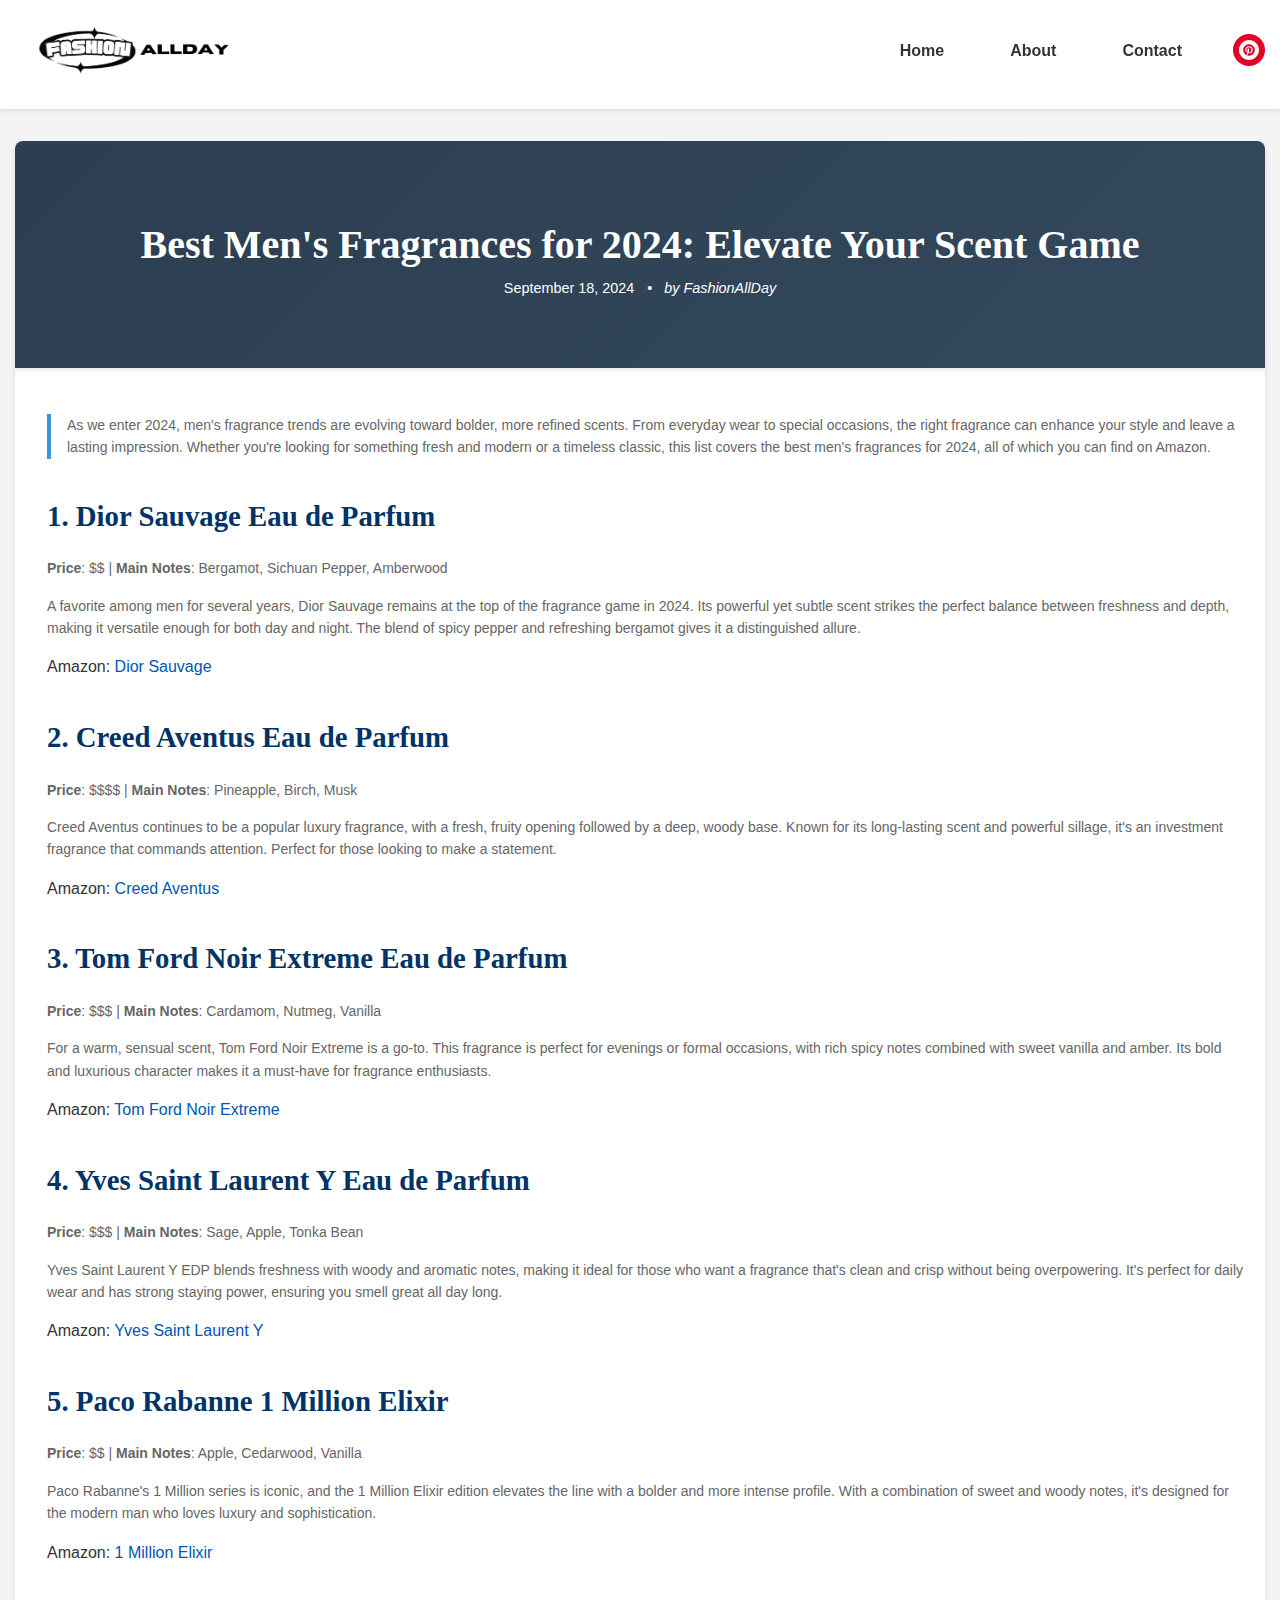
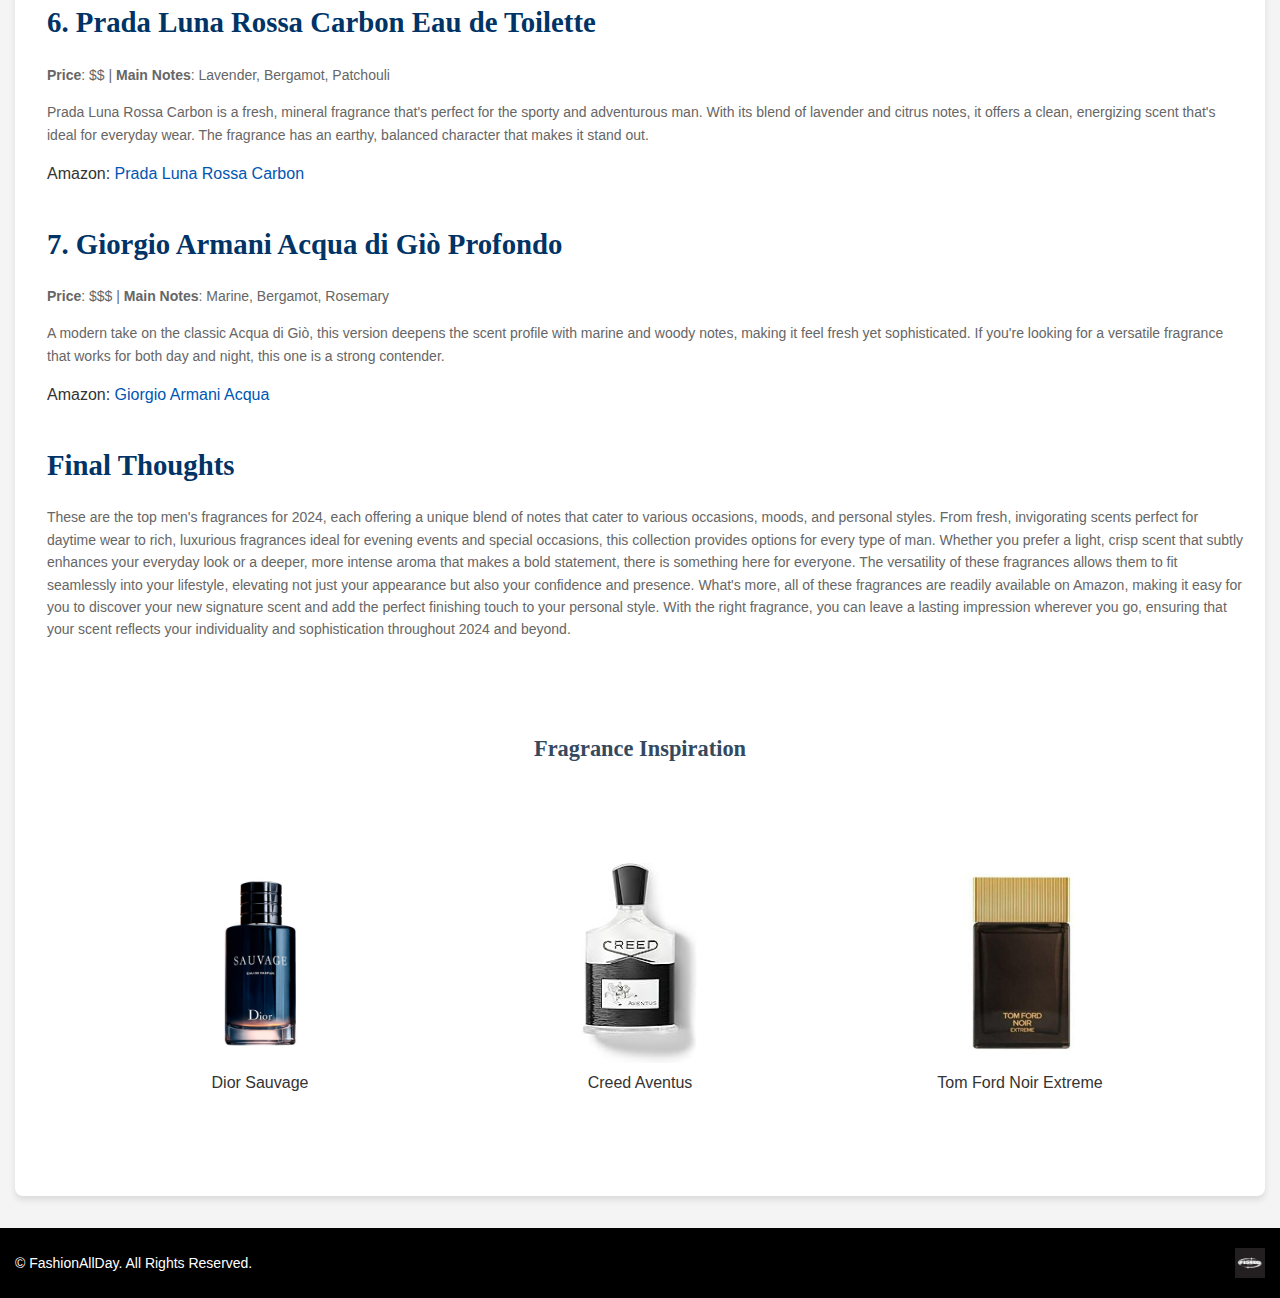
<file: post4.html>
<!DOCTYPE html>
<html lang="en">
<head>
    <meta charset="UTF-8">
    <meta name="viewport" content="width=device-width, initial-scale=1.0">
    <meta name="p:domain_verify" content="67f06eac7826aee9e68570448b384914"/>
    <title>Best Men's Fragrances</title>
    <link rel="stylesheet" href="css/style.css">
    <link rel="icon" type="image/png" href="fashion-2.png">
</head>

<body>
    <header class="site-header">
        <div class="container">
            <div class="header-content">
                <div class="logo">
                    <a href="index.html">
                        <img src="images/textlogo.png" alt="FashionAllDay Logo" id="logo">
                    </a>
                </div>
                <nav class="main-nav">
                    <ul>
                        <li><a href="index.html#top" class="nav-btn">Home</a></li>
                        <li><a href="index.html#about" class="nav-btn">About</a></li>
                        <li><a href="index.html#contact" class="nav-btn">Contact</a></li>
                        <li>
                            <a href="https://www.pinterest.com/FashionAllDay" target="_blank" class="pinterest-btn" aria-label="Visit our Pinterest">
                                <svg xmlns="http://www.w3.org/2000/svg" width="24" height="24" viewBox="0 0 24 24"><path d="M12 0c-6.627 0-12 5.373-12 12s5.373 12 12 12 12-5.373 12-12-5.373-12-12-12zm0 19c-.721 0-1.418-.109-2.073-.312.286-.465.713-1.227.87-1.835l.437-1.664c.229.436.895.804 1.604.804 2.111 0 3.633-1.941 3.633-4.354 0-2.312-1.888-4.042-4.316-4.042-3.021 0-4.625 2.027-4.625 4.235 0 1.027.547 2.305 1.422 2.712.132.062.203.034.234-.094l.193-.793c.017-.071.009-.132-.049-.202-.288-.35-.521-.995-.521-1.597 0-1.544 1.169-3.038 3.161-3.038 1.72 0 2.924 1.172 2.924 2.848 0 1.894-.957 3.205-2.201 3.205-.687 0-1.201-.568-1.036-1.265.197-.833.58-1.73.58-2.331 0-.537-.288-.986-.89-.986-.705 0-1.269.73-1.269 1.708 0 .623.211 1.044.211 1.044s-.694 2.934-.821 3.479c-.142.605-.086 1.454-.025 2.008-2.603-1.02-4.448-3.553-4.448-6.518 0-3.866 3.135-7 7-7s7 3.134 7 7-3.135 7-7 7z"/></svg>
                            </a>
                        </li>
                    </ul>
                </nav>
            </div>
        </div>
    </header>

    <main class="container">
        <article class="blog-post">
            <header class="post-header">
                <h1>Best Men's Fragrances for 2024: Elevate Your Scent Game</h1>
                <div class="post-meta">
                    <span class="post-date">September 18, 2024</span>
                    <span class="post-author">by FashionAllDay</span>
                </div>
            </header>

            <div class="post-content">
                <p class="post-intro">
                    As we enter 2024, men's fragrance trends are evolving toward bolder, more refined scents. From everyday wear to special occasions, the right fragrance can enhance your style and leave a lasting impression. Whether you're looking for something fresh and modern or a timeless classic, this list covers the best men's fragrances for 2024, all of which you can find on Amazon.
                </p>

                <h2>1. Dior Sauvage Eau de Parfum</h2>
                <p><strong>Price</strong>: $$ | <strong>Main Notes</strong>: Bergamot, Sichuan Pepper, Amberwood</p>
                <p>A favorite among men for several years, Dior Sauvage remains at the top of the fragrance game in 2024. Its powerful yet subtle scent strikes the perfect balance between freshness and depth, making it versatile enough for both day and night. The blend of spicy pepper and refreshing bergamot gives it a distinguished allure.</p>
                <span class="amazon-picks">Amazon:</span>
                <a href="https://amzn.to/3XyMJkI" target="_blank" rel="noopener noreferrer" class="amazon-link">Dior Sauvage</a>


                <h2>2. Creed Aventus Eau de Parfum</h2>
                <p><strong>Price</strong>: $$$$ | <strong>Main Notes</strong>: Pineapple, Birch, Musk</p>
                <p>Creed Aventus continues to be a popular luxury fragrance, with a fresh, fruity opening followed by a deep, woody base. Known for its long-lasting scent and powerful sillage, it's an investment fragrance that commands attention. Perfect for those looking to make a statement.</p>
                <span class="amazon-picks">Amazon:</span>
                <a href="https://amzn.to/4dbjpGM" target="_blank" rel="noopener noreferrer" class="amazon-link">Creed Aventus</a>


                <h2>3. Tom Ford Noir Extreme Eau de Parfum</h2>
                <p><strong>Price</strong>: $$$ | <strong>Main Notes</strong>: Cardamom, Nutmeg, Vanilla</p>
                <p>For a warm, sensual scent, Tom Ford Noir Extreme is a go-to. This fragrance is perfect for evenings or formal occasions, with rich spicy notes combined with sweet vanilla and amber. Its bold and luxurious character makes it a must-have for fragrance enthusiasts.</p>
                <span class="amazon-picks">Amazon:</span>
                <a href="https://amzn.to/3BaeBEq" target="_blank" rel="noopener noreferrer" class="amazon-link">Tom Ford Noir Extreme</a>


                <h2>4. Yves Saint Laurent Y Eau de Parfum</h2>
                <p><strong>Price</strong>: $$$ | <strong>Main Notes</strong>: Sage, Apple, Tonka Bean</p>
                <p>Yves Saint Laurent Y EDP blends freshness with woody and aromatic notes, making it ideal for those who want a fragrance that's clean and crisp without being overpowering. It's perfect for daily wear and has strong staying power, ensuring you smell great all day long.</p>
                <span class="amazon-picks">Amazon:</span>
                <a href="https://amzn.to/47zoh7j" target="_blank" rel="noopener noreferrer" class="amazon-link">Yves Saint Laurent Y</a>


                <h2>5. Paco Rabanne 1 Million Elixir</h2>
                <p><strong>Price</strong>: $$ | <strong>Main Notes</strong>: Apple, Cedarwood, Vanilla</p>
                <p>Paco Rabanne's 1 Million series is iconic, and the 1 Million Elixir edition elevates the line with a bolder and more intense profile. With a combination of sweet and woody notes, it's designed for the modern man who loves luxury and sophistication.</p>
                <span class="amazon-picks">Amazon:</span>
                <a href="https://amzn.to/4e4OyNm" target="_blank" rel="noopener noreferrer" class="amazon-link">1 Million Elixir</a>


                <h2>6. Prada Luna Rossa Carbon Eau de Toilette</h2>
                <p><strong>Price</strong>: $$ | <strong>Main Notes</strong>: Lavender, Bergamot, Patchouli</p>
                <p>Prada Luna Rossa Carbon is a fresh, mineral fragrance that's perfect for the sporty and adventurous man. With its blend of lavender and citrus notes, it offers a clean, energizing scent that's ideal for everyday wear. The fragrance has an earthy, balanced character that makes it stand out.</p>
                <span class="amazon-picks">Amazon:</span>
                <a href="https://amzn.to/3TyzM9B" target="_blank" rel="noopener noreferrer" class="amazon-link">Prada Luna Rossa Carbon</a>


                <h2>7. Giorgio Armani Acqua di Giò Profondo</h2>
                <p><strong>Price</strong>: $$$ | <strong>Main Notes</strong>: Marine, Bergamot, Rosemary</p>
                <p>A modern take on the classic Acqua di Giò, this version deepens the scent profile with marine and woody notes, making it feel fresh yet sophisticated. If you're looking for a versatile fragrance that works for both day and night, this one is a strong contender.</p>
                <span class="amazon-picks">Amazon:</span>
                <a href="https://amzn.to/3zpRm8M" target="_blank" rel="noopener noreferrer" class="amazon-link">Giorgio Armani Acqua</a>


                <h2>Final Thoughts</h2>
                <p>These are the top men's fragrances for 2024, each offering a unique blend of notes that cater to various occasions, moods, and personal styles. From fresh, invigorating scents perfect for daytime wear to rich, luxurious fragrances ideal for evening events and special occasions, this collection provides options for every type of man. Whether you prefer a light, crisp scent that subtly enhances your everyday look or a deeper, more intense aroma that makes a bold statement, 
                   there is something here for everyone. The versatility of these fragrances allows them to fit seamlessly into your lifestyle, 
                   elevating not just your appearance but also your confidence and presence. What's more, all of these fragrances are readily available on Amazon,
                   making it easy for you to discover your new signature scent and add the perfect finishing touch to your personal style. With the right fragrance, you can leave a lasting impression wherever you go, ensuring that your scent reflects your individuality and sophistication throughout 2024 and beyond.</p>
            </div>

            <div class="image-gallery">
                <h3>Fragrance Inspiration</h3>
                <div class="gallery-container">
                    <figure>
                        <img src="images/Dior.jpg" alt="Dior Sauvage">
                        <figcaption>Dior Sauvage</figcaption>
                    </figure>
                    <figure>
                        <img src="images/Creed.jpg" alt="Creed Aventus">
                        <figcaption>Creed Aventus</figcaption>
                    </figure>
                    <figure>
                        <img src="images/Tom.jpg" alt="Tom Ford Noir Extreme">
                        <figcaption>Tom Ford Noir Extreme</figcaption>
                    </figure>
                </div>
            </div>
        </article>
    </main>

    <footer>
        <div class="container">
            <p>&copy; FashionAllDay. All Rights Reserved.</p>
            <img id="footer-logo" src="images/fashion-2.png" alt="FashionAllDay Logo">
        </div>
    </footer>

    <script src="scripts.js"></script>
    <script type="text/javascript">
        window.omnisend = window.omnisend || [];
        omnisend.push(["accountID", "66ee7f6e40bf3145baa5766f"]);
        omnisend.push(["track", "$pageViewed"]);
        !function(){var e=document.createElement("script");
        e.type="text/javascript",e.async=!0,
        e.src="https://omnisnippet1.com/inshop/launcher-v2.js";
        var t=document.getElementsByTagName("script")[0];
        t.parentNode.insertBefore(e,t)}();
</script>

</body>
</html>
</file>
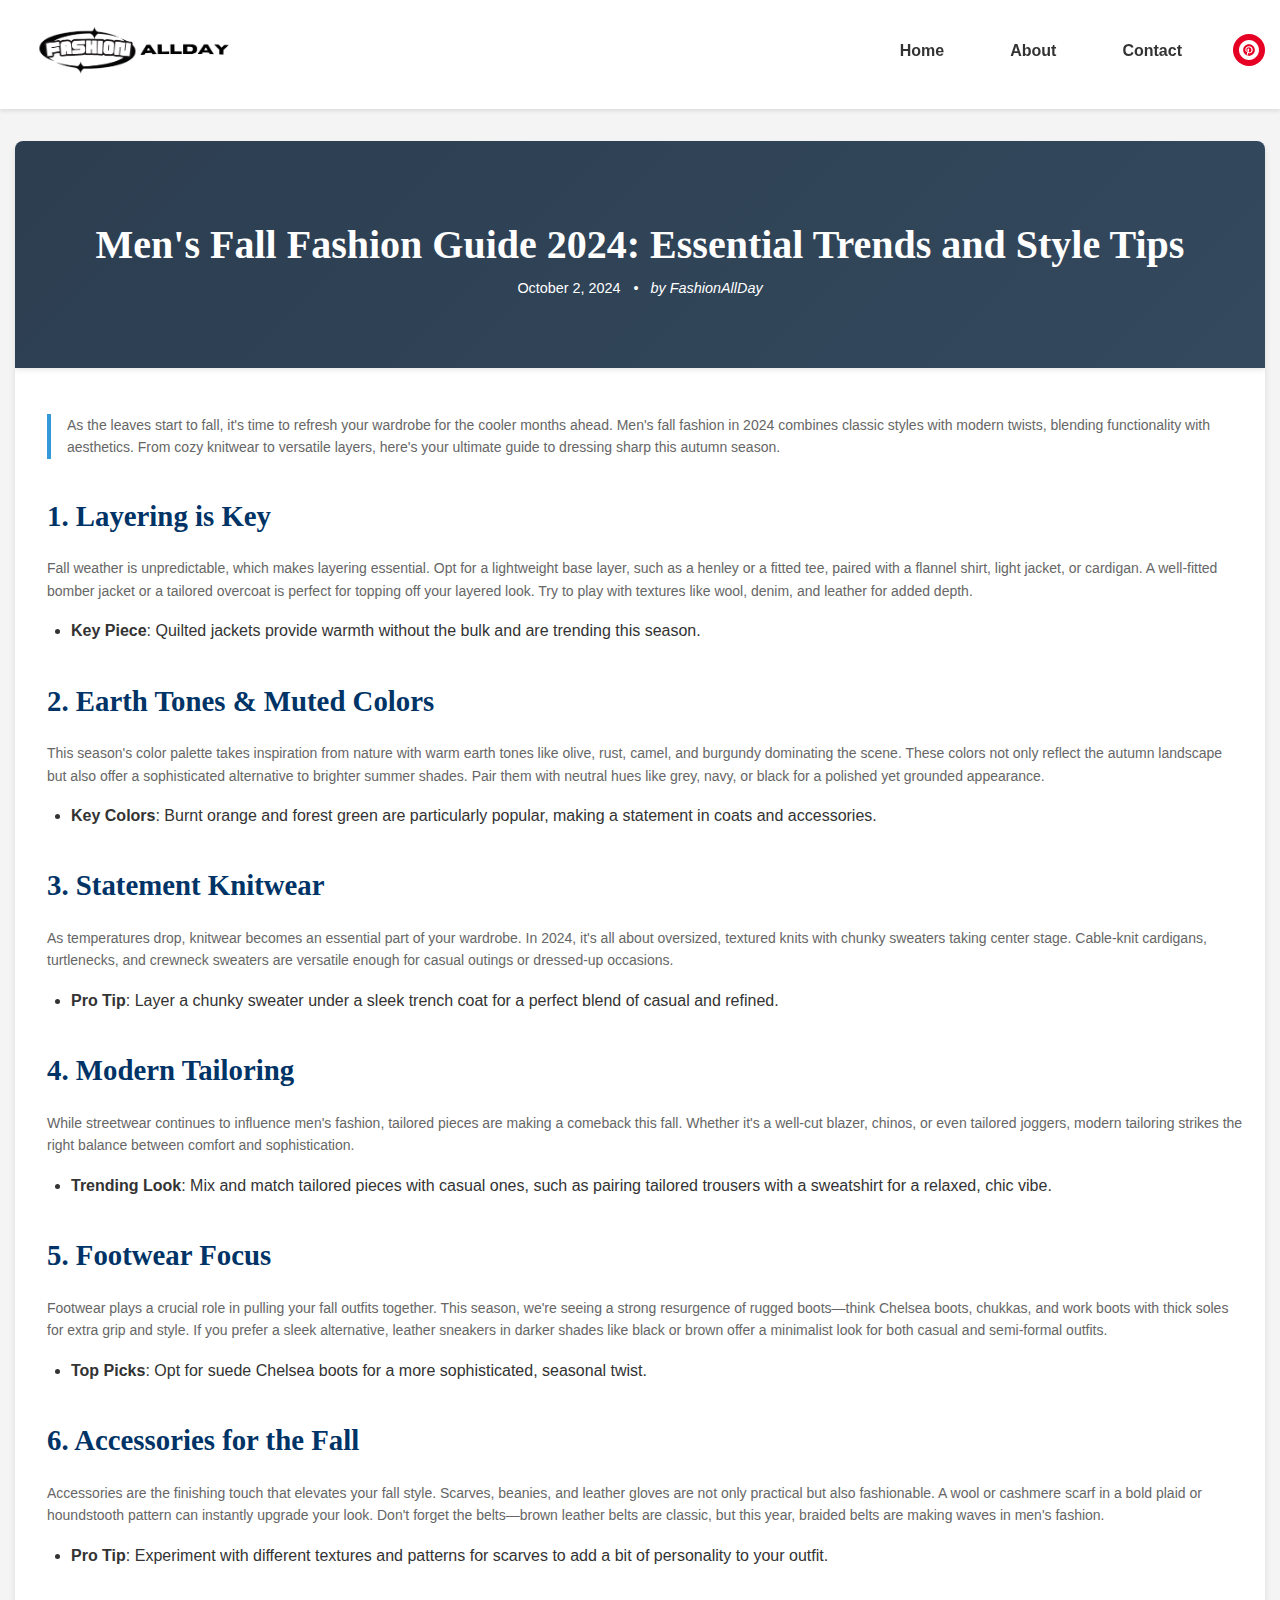
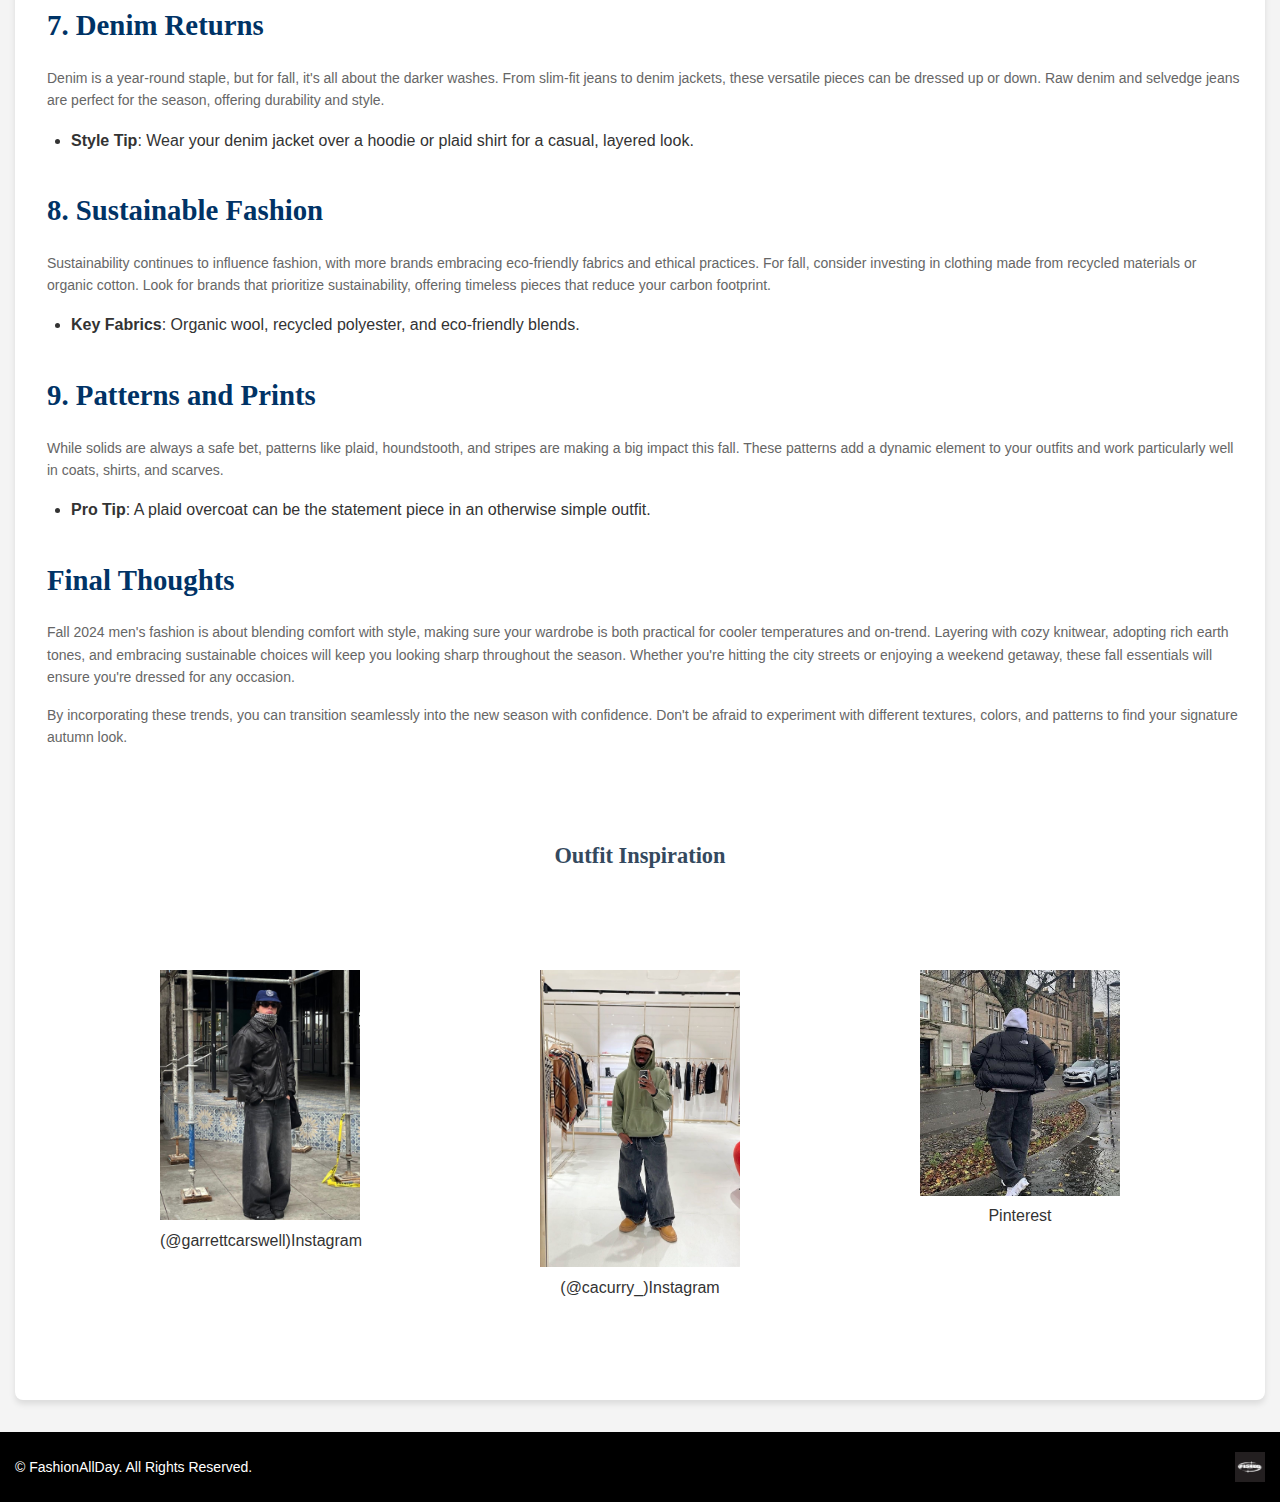
<file: post5.html>
<!DOCTYPE html>
<html lang="en">
<head>
    <meta charset="UTF-8">
    <meta name="viewport" content="width=device-width, initial-scale=1.0">
    <meta name="p:domain_verify" content="67f06eac7826aee9e68570448b384914"/>
    <title>Men's Fall Fashion Guide 2024</title>
    <link rel="stylesheet" href="css/style.css">
    <link rel="icon" type="image/png" href="fashion-2.png">
</head>

<body>
    <header class="site-header">
        <div class="container">
            <div class="header-content">
                <div class="logo">
                    <a href="index.html">
                        <img src="images/textlogo.png" alt="FashionAllDay Logo" id="logo">
                    </a>
                </div>
                <nav class="main-nav">
                    <ul>
                        <li><a href="index.html#top" class="nav-btn">Home</a></li>
                        <li><a href="index.html#about" class="nav-btn">About</a></li>
                        <li><a href="index.html#contact" class="nav-btn">Contact</a></li>
                        <li>
                            <a href="https://www.pinterest.com/FashionAllDay" target="_blank" class="pinterest-btn" aria-label="Visit our Pinterest">
                                <svg xmlns="http://www.w3.org/2000/svg" width="24" height="24" viewBox="0 0 24 24"><path d="M12 0c-6.627 0-12 5.373-12 12s5.373 12 12 12 12-5.373 12-12-5.373-12-12-12zm0 19c-.721 0-1.418-.109-2.073-.312.286-.465.713-1.227.87-1.835l.437-1.664c.229.436.895.804 1.604.804 2.111 0 3.633-1.941 3.633-4.354 0-2.312-1.888-4.042-4.316-4.042-3.021 0-4.625 2.027-4.625 4.235 0 1.027.547 2.305 1.422 2.712.132.062.203.034.234-.094l.193-.793c.017-.071.009-.132-.049-.202-.288-.35-.521-.995-.521-1.597 0-1.544 1.169-3.038 3.161-3.038 1.72 0 2.924 1.172 2.924 2.848 0 1.894-.957 3.205-2.201 3.205-.687 0-1.201-.568-1.036-1.265.197-.833.58-1.73.58-2.331 0-.537-.288-.986-.89-.986-.705 0-1.269.73-1.269 1.708 0 .623.211 1.044.211 1.044s-.694 2.934-.821 3.479c-.142.605-.086 1.454-.025 2.008-2.603-1.02-4.448-3.553-4.448-6.518 0-3.866 3.135-7 7-7s7 3.134 7 7-3.135 7-7 7z"/></svg>
                            </a>
                        </li>
                    </ul>
                </nav>
            </div>
        </div>
    </header>

    <main class="container">
        <article class="blog-post">
            <header class="post-header">
                <h1>Men's Fall Fashion Guide 2024: Essential Trends and Style Tips</h1>
                <div class="post-meta">
                    <span class="post-date">October 2, 2024</span>
                    <span class="post-author">by FashionAllDay</span>
                </div>
            </header>

            <div class="post-content">
                <p class="post-intro">As the leaves start to fall, it's time to refresh your wardrobe for the cooler months ahead. Men's fall fashion in 2024 combines classic styles with modern twists, blending functionality with aesthetics. From cozy knitwear to versatile layers, here's your ultimate guide to dressing sharp this autumn season.</p>
                
                <h2>1. Layering is Key</h2>
                <p>Fall weather is unpredictable, which makes layering essential. Opt for a lightweight base layer, such as a henley or a fitted tee, paired with a flannel shirt, light jacket, or cardigan. A well-fitted bomber jacket or a tailored overcoat is perfect for topping off your layered look. Try to play with textures like wool, denim, and leather for added depth.</p>
                <ul>
                    <li><strong>Key Piece</strong>: Quilted jackets provide warmth without the bulk and are trending this season.</li>
                </ul>

                <h2>2. Earth Tones & Muted Colors</h2>
                <p>This season's color palette takes inspiration from nature with warm earth tones like olive, rust, camel, and burgundy dominating the scene. These colors not only reflect the autumn landscape but also offer a sophisticated alternative to brighter summer shades. Pair them with neutral hues like grey, navy, or black for a polished yet grounded appearance.</p>
                <ul>
                    <li><strong>Key Colors</strong>: Burnt orange and forest green are particularly popular, making a statement in coats and accessories.</li>
                </ul>

                <h2>3. Statement Knitwear</h2>
                <p>As temperatures drop, knitwear becomes an essential part of your wardrobe. In 2024, it's all about oversized, textured knits with chunky sweaters taking center stage. Cable-knit cardigans, turtlenecks, and crewneck sweaters are versatile enough for casual outings or dressed-up occasions.</p>
                <ul>
                    <li><strong>Pro Tip</strong>: Layer a chunky sweater under a sleek trench coat for a perfect blend of casual and refined.</li>
                </ul>

                <h2>4. Modern Tailoring</h2>
                <p>While streetwear continues to influence men's fashion, tailored pieces are making a comeback this fall. Whether it's a well-cut blazer, chinos, or even tailored joggers, modern tailoring strikes the right balance between comfort and sophistication.</p>
                <ul>
                    <li><strong>Trending Look</strong>: Mix and match tailored pieces with casual ones, such as pairing tailored trousers with a sweatshirt for a relaxed, chic vibe.</li>
                </ul>

                <h2>5. Footwear Focus</h2>
                <p>Footwear plays a crucial role in pulling your fall outfits together. This season, we're seeing a strong resurgence of rugged boots—think Chelsea boots, chukkas, and work boots with thick soles for extra grip and style. If you prefer a sleek alternative, leather sneakers in darker shades like black or brown offer a minimalist look for both casual and semi-formal outfits.</p>
                <ul>
                    <li><strong>Top Picks</strong>: Opt for suede Chelsea boots for a more sophisticated, seasonal twist.</li>
                </ul>

                <h2>6. Accessories for the Fall</h2>
                <p>Accessories are the finishing touch that elevates your fall style. Scarves, beanies, and leather gloves are not only practical but also fashionable. A wool or cashmere scarf in a bold plaid or houndstooth pattern can instantly upgrade your look. Don't forget the belts—brown leather belts are classic, but this year, braided belts are making waves in men's fashion.</p>
                <ul>
                    <li><strong>Pro Tip</strong>: Experiment with different textures and patterns for scarves to add a bit of personality to your outfit.</li>
                </ul>

                <h2>7. Denim Returns</h2>
                <p>Denim is a year-round staple, but for fall, it's all about the darker washes. From slim-fit jeans to denim jackets, these versatile pieces can be dressed up or down. Raw denim and selvedge jeans are perfect for the season, offering durability and style.</p>
                <ul>
                    <li><strong>Style Tip</strong>: Wear your denim jacket over a hoodie or plaid shirt for a casual, layered look.</li>
                </ul>

                <h2>8. Sustainable Fashion</h2>
                <p>Sustainability continues to influence fashion, with more brands embracing eco-friendly fabrics and ethical practices. For fall, consider investing in clothing made from recycled materials or organic cotton. Look for brands that prioritize sustainability, offering timeless pieces that reduce your carbon footprint.</p>
                <ul>
                    <li><strong>Key Fabrics</strong>: Organic wool, recycled polyester, and eco-friendly blends.</li>
                </ul>

                <h2>9. Patterns and Prints</h2>
                <p>While solids are always a safe bet, patterns like plaid, houndstooth, and stripes are making a big impact this fall. These patterns add a dynamic element to your outfits and work particularly well in coats, shirts, and scarves.</p>
                <ul>
                    <li><strong>Pro Tip</strong>: A plaid overcoat can be the statement piece in an otherwise simple outfit.</li>
                </ul>

                <h2>Final Thoughts</h2>
                <p>Fall 2024 men's fashion is about blending comfort with style, making sure your wardrobe is both practical for cooler temperatures and on-trend. Layering with cozy knitwear, adopting rich earth tones, and embracing sustainable choices will keep you looking sharp throughout the season. Whether you're hitting the city streets or enjoying a weekend getaway, these fall essentials will ensure you're dressed for any occasion.</p>
                <p>By incorporating these trends, you can transition seamlessly into the new season with confidence. Don't be afraid to experiment with different textures, colors, and patterns to find your signature autumn look.</p>
            </div>

            <div class="image-gallery">
                <h3>Outfit Inspiration</h3>
                <div class="gallery-container">
                    <figure>
                        <img src="images/Blackjack.JPG" alt="Outfit inspiration">
                        <figcaption>(@garrettcarswell)Instagram</figcaption>
                    </figure>
                    <figure>
                        <img src="images/greenhoodie.JPG" alt="Outfit inspiration">
                        <figcaption>(@cacurry_)Instagram</figcaption>
                    </figure>
                    <figure>
                        <img src="images/North.JPG" alt="Outfit inspiration">
                        <figcaption>Pinterest</figcaption>
                    </figure>
                </div>
            </div>
        </article>
    </main>

    <footer>
        <div class="container">
            <p>&copy; FashionAllDay. All Rights Reserved.</p>
            <img id="footer-logo" src="images/fashion-2.png" alt="FashionAllDay Logo">
        </div>
    </footer>

    <script src="scripts.js"></script>
    <script type="text/javascript">
        window.omnisend = window.omnisend || [];
        omnisend.push(["accountID", "66ee7f6e40bf3145baa5766f"]);
        omnisend.push(["track", "$pageViewed"]);
        !function(){var e=document.createElement("script");
        e.type="text/javascript",e.async=!0,
        e.src="https://omnisnippet1.com/inshop/launcher-v2.js";
        var t=document.getElementsByTagName("script")[0];
        t.parentNode.insertBefore(e,t)}();
</script>

</body>
</html>
</file>
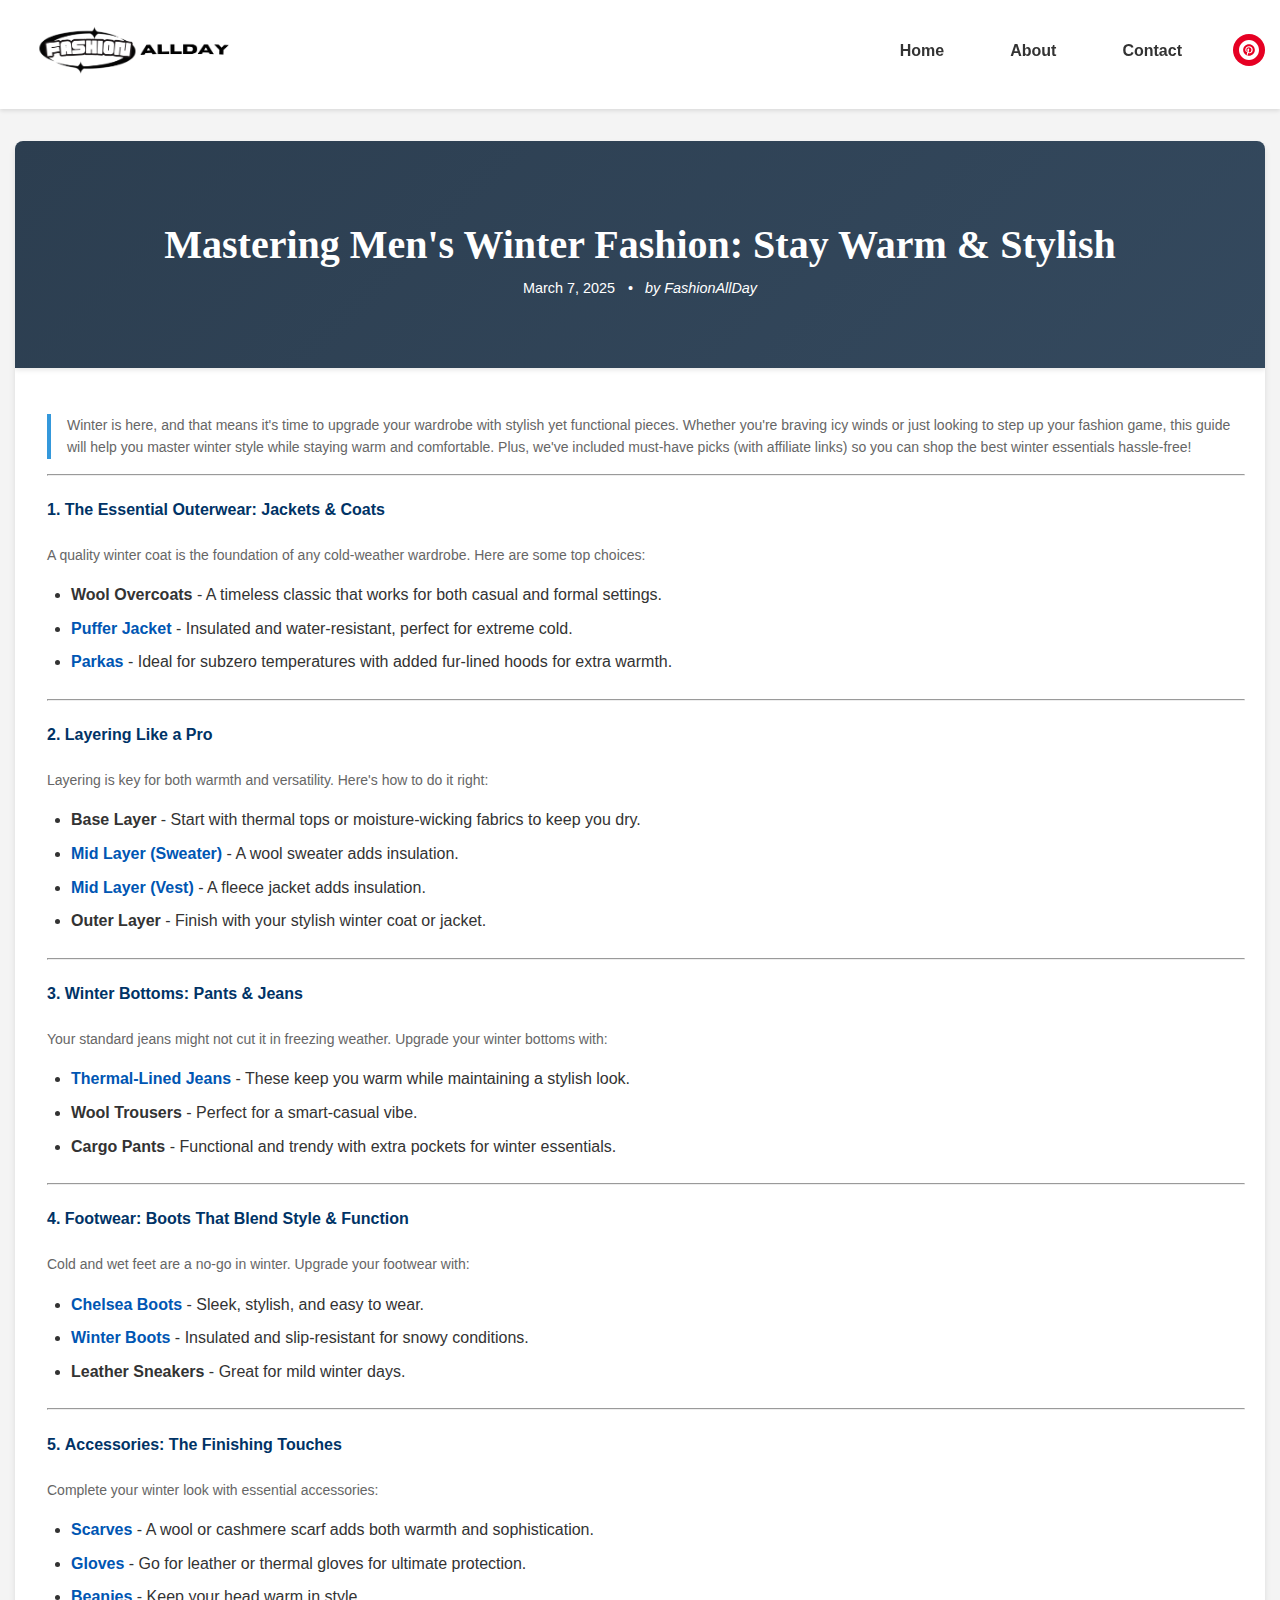
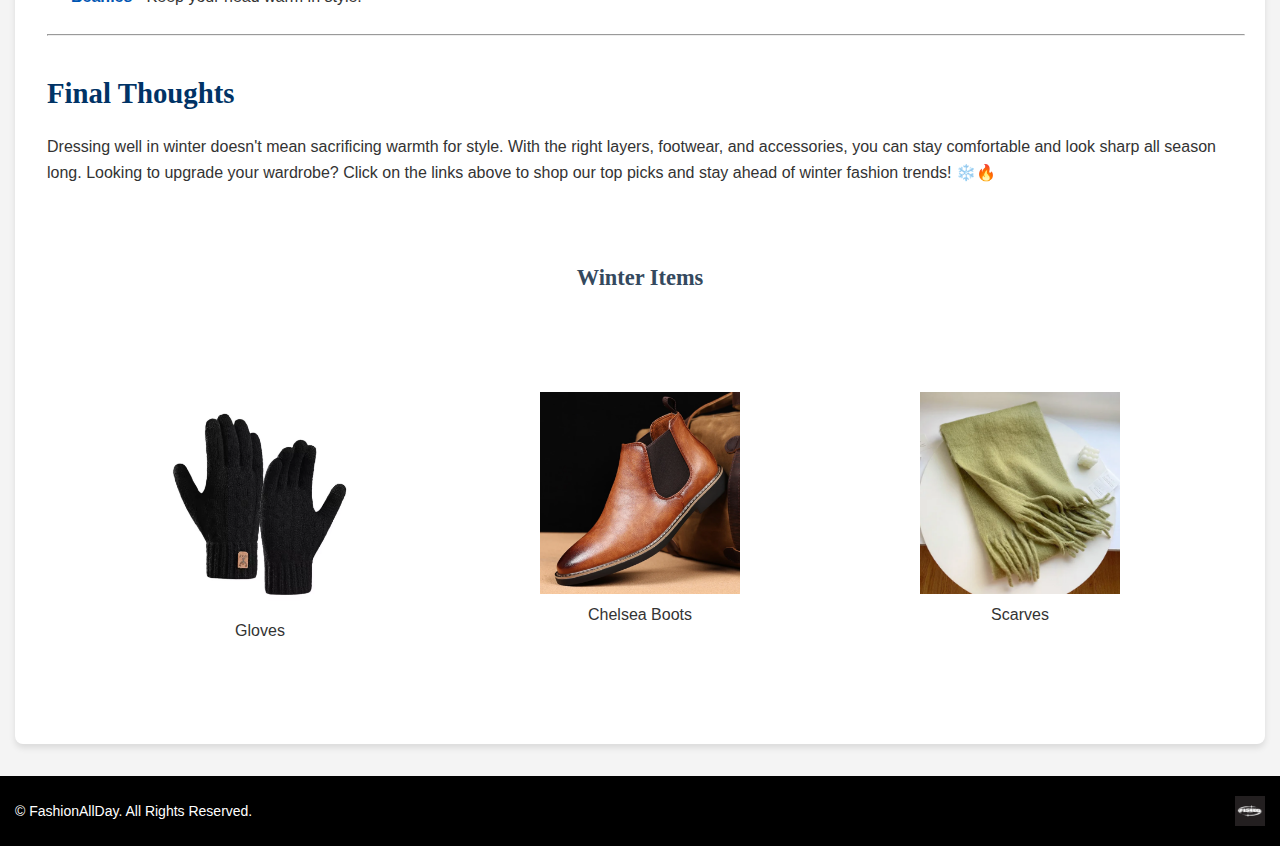
<file: post6.html>
<!DOCTYPE html>
<html lang="en">
<head>
    <meta charset="UTF-8">
    <meta name="viewport" content="width=device-width, initial-scale=1.0">
    <meta name="p:domain_verify" content="67f06eac7826aee9e68570448b384914"/>
    <title>FashionAllDay</title>
    <link rel="stylesheet" href="css/style.css">
    <link rel="icon" type="image/png" href="fashion-2.png">
</head>
<body>
    <header class="site-header">
        <div class="container">
            <div class="header-content">
                <div class="logo">
                    <a href="index.html">
                        <img src="images/textlogo.png" alt="FashionAllDay Logo" id="logo">
                    </a>
                </div>
                <nav class="main-nav">
                    <ul>
                        <li><a href="index.html#top" class="nav-btn">Home</a></li>
                        <li><a href="index.html#about" class="nav-btn" id="about-btn">About</a></li>
                        <li><a href="index.html#contact" class="nav-btn">Contact</a></li>
                        <li>
                            <a href="https://www.pinterest.com/FashionAllDay" target="_blank" class="pinterest-btn" aria-label="Visit our Pinterest">
                                <svg xmlns="http://www.w3.org/2000/svg" width="24" height="24" viewBox="0 0 24 24"><path d="M12 0c-6.627 0-12 5.373-12 12s5.373 12 12 12 12-5.373 12-12-5.373-12-12-12zm0 19c-.721 0-1.418-.109-2.073-.312.286-.465.713-1.227.87-1.835l.437-1.664c.229.436.895.804 1.604.804 2.111 0 3.633-1.941 3.633-4.354 0-2.312-1.888-4.042-4.316-4.042-3.021 0-4.625 2.027-4.625 4.235 0 1.027.547 2.305 1.422 2.712.132.062.203.034.234-.094l.193-.793c.017-.071.009-.132-.049-.202-.288-.35-.521-.995-.521-1.597 0-1.544 1.169-3.038 3.161-3.038 1.72 0 2.924 1.172 2.924 2.848 0 1.894-.957 3.205-2.201 3.205-.687 0-1.201-.568-1.036-1.265.197-.833.58-1.73.58-2.331 0-.537-.288-.986-.89-.986-.705 0-1.269.73-1.269 1.708 0 .623.211 1.044.211 1.044s-.694 2.934-.821 3.479c-.142.605-.086 1.454-.025 2.008-2.603-1.02-4.448-3.553-4.448-6.518 0-3.866 3.135-7 7-7s7 3.134 7 7-3.135 7-7 7z"/></svg>
                            </a>
                        </li>
                    </ul>
                </nav>
            </div>
        </div>
    </header>
    
        <main class="container">
            <article class="blog-post">
                <header class="post-header">
                    <h1>Mastering Men's Winter Fashion: Stay Warm & Stylish</h1>
                    <div class="post-meta">
                        <span class="post-date">March 7, 2025</span>
                        <span class="post-author">by FashionAllDay</span>
                    </div>
                </header>
            
                <div class="post-content">
                    <p class="post-intro">Winter is here, and that means it's time to upgrade your wardrobe with stylish yet functional pieces. Whether you're braving icy winds or just looking to step up your fashion game, this guide will help you master winter style while staying warm and comfortable. 
                        Plus, we've included must-have picks (with affiliate links) so you can shop the best winter essentials hassle-free!</p>
                    
                    <hr>
                    
                    <h4>1. <strong>The Essential Outerwear: Jackets & Coats</strong></h4>
                    <p>A quality winter coat is the foundation of any cold-weather wardrobe. Here are some top choices:</p>
                    <ul>
                        <li><strong>Wool Overcoats </strong>-  A timeless classic that works for both casual and formal settings.</li>
                        <li><strong><a href="https://s.click.aliexpress.com/e/_oDctKaK" target="_blank" rel="noopener noreferrer">Puffer Jacket</a></strong> - Insulated and water-resistant, perfect for extreme cold.</li>
                        <li><strong><a href="https://s.click.aliexpress.com/e/_ondCVSe" target="_blank" rel="noopener noreferrer">Parkas</a></strong> -  Ideal for subzero temperatures with added fur-lined hoods for extra warmth.</li>
                    </ul>
                    
                    <hr>
                    
                    <h4>2. <strong>Layering Like a Pro</strong></h4>
                    <p>Layering is key for both warmth and versatility. Here's how to do it right:</p>
                    <ul>
                        <li><strong>Base Layer</strong> - Start with thermal tops or moisture-wicking fabrics to keep you dry.</li>
                        <li><strong><a href="https://s.click.aliexpress.com/e/_oDqcxam" target="_blank" rel="noopener noreferrer">Mid Layer (Sweater)</a></strong>  - A wool sweater adds insulation.</li>
                        <li><strong><a href="https://s.click.aliexpress.com/e/_olKseE2" target="_blank" rel="noopener noreferrer">Mid Layer (Vest)</a></strong>  - A fleece jacket adds insulation.</li>
                        <li><strong>Outer Layer</strong> - Finish with your stylish winter coat or jacket.</li>
                    </ul>
                    
                    <hr>
                    
                    <h4>3. <strong>Winter Bottoms: Pants & Jeans</strong></h4>
                    <p>Your standard jeans might not cut it in freezing weather. Upgrade your winter bottoms with:</p>
                    <ul>
                        <li><strong><a href="https://s.click.aliexpress.com/e/_oBpPZN4" target="_blank" rel="noopener noreferrer">Thermal-Lined Jeans</a></strong>  - These keep you warm while maintaining a stylish look.</li>
                        <li><strong>Wool Trousers</strong> - Perfect for a smart-casual vibe.</li>
                        <li><strong>Cargo Pants</strong> - Functional and trendy with extra pockets for winter essentials.</li>
                        
                    </ul>
                    
                    <hr>
                    
                    <h4>4. <strong>Footwear: Boots That Blend Style & Function</strong></h4>
                    <p>Cold and wet feet are a no-go in winter. Upgrade your footwear with:</p>
                    <ul>
                        <li><strong><a href="https://s.click.aliexpress.com/e/_oojxwIK" target="_blank" rel="noopener noreferrer">Chelsea Boots</a></strong>  - Sleek, stylish, and easy to wear.</li>
                        <li><strong><a href="https://s.click.aliexpress.com/e/_onSO7hG" target="_blank" rel="noopener noreferrer">Winter Boots</a></strong>  - Insulated and slip-resistant for snowy conditions.</li>
                        <li><strong>Leather Sneakers</strong> - Great for mild winter days.</li>
                    </ul>
                    
                    <hr>
                    
                    <h4>5. <strong>Accessories: The Finishing Touches</strong></h4>
                    <p>Complete your winter look with essential accessories:</p>
                    <ul>
                        <li><strong><a href="https://s.click.aliexpress.com/e/_oFuWwyq" target="_blank" rel="noopener noreferrer">Scarves</a></strong>  -  A wool or cashmere scarf adds both warmth and sophistication.</li>
                        <li><strong><a href="https://s.click.aliexpress.com/e/_oBYRPgw" target="_blank" rel="noopener noreferrer">Gloves</a></strong>  -  Go for leather or thermal gloves for ultimate protection.</li>
                        <li><strong><a href="https://s.click.aliexpress.com/e/_oF6y6FG" target="_blank" rel="noopener noreferrer">Beanies</a></strong>  -  Keep your head warm in style.</li>
                    </ul>

                    <hr>
                    
                    <h2>Final Thoughts</h2>
                        
                    Dressing well in winter doesn't mean sacrificing warmth for style. With the right layers, footwear, and accessories, you can stay comfortable and look sharp all season long.

                    Looking to upgrade your wardrobe? Click on the links above to shop our top picks and stay ahead of winter fashion trends! ❄️🔥
                </div>

                <div class="image-gallery">
                    <h3>Winter Items</h3>
                    <div class="gallery-container">
                        <figure>
                            <img src="images/Gloves.PNG" alt="Gloves">
                            <figcaption>Gloves</figcaption>
                        </figure>
                        <figure>
                            <img src="images/Chelsboots.PNG" alt="Chelsea Boots"">
                            <figcaption>Chelsea Boots</figcaption>
                        </figure>
                        <figure>
                            <img src="images/Scarves.PNG" alt="Scarves">
                            <figcaption>Scarves</figcaption>
                        </figure>
                    </div>
                </div>

            </article>
        </main>
    
        <footer>
            <div class="container">
                <p>&copy; FashionAllDay. All Rights Reserved.</p>
                <img id="footer-logo" src="images/fashion-2.png" alt="FashionAllDay Logo">
            </div>
        </footer>
    
        <script src="scripts.js"></script>
        <script type="text/javascript">
            window.omnisend = window.omnisend || [];
            omnisend.push(["accountID", "66ee7f6e40bf3145baa5766f"]);
            omnisend.push(["track", "$pageViewed"]);
            !function(){var e=document.createElement("script");
            e.type="text/javascript",e.async=!0,
            e.src="https://omnisnippet1.com/inshop/launcher-v2.js";
            var t=document.getElementsByTagName("script")[0];
            t.parentNode.insertBefore(e,t)}();
    </script>
    
    </body>
    </html>
</file>
<file: css/style.css>
/* Base styles */
body {
    font-family: 'Source Sans Pro', sans-serif;
    line-height: 1.6;
    color: #333;
    background-color: #f4f4f4;
    margin: 0;
    padding: 0;
    font-size: 16px;
}

/* Container */
.container {
    width: 100%;
    padding-left: 15px;
    padding-right: 15px;
    box-sizing: border-box;
}

/* Typography */
h1, h2, h3 {
    font-family: 'Playfair Display', serif;
    margin-top: 2rem;
    margin-bottom: 1.5rem;
    line-height: 1.2;
}

h1 {
    font-size: 3rem;
    color: #2c3e50;
}

h2 {
    font-size: 2.25rem;
    color: #34495e;
}

h3 {
    font-size: 1.75rem;
    color: #7f8c8d;
}

p {
    line-height: 1.6;
    margin-bottom: 1.5rem;
}

ul, ol {
    margin-bottom: 1.5rem;
    padding-left: 1.5rem;
}

li {
    margin-bottom: 0.5rem;
}

/* Header styles */
.site-header {
    background-color: #ffffff;
    box-shadow: 0 2px 4px rgba(0,0,0,0.1);
    top: 0;
    z-index: 1000;
    padding: 20px 0;
    position: sticky;
    margin-top: -60px;
}

.header-content {
    display: flex;
    justify-content: space-between;
    align-items: center;
}

.logo {
    padding-left: 20px;
}

#logo {
    width: 200px; /* Adjust this to match your original logo size */
    height: auto;
}

.main-nav ul {
    display: flex;
    list-style: none;
    margin: 0;
    padding: 0;
    align-items: center;
    gap: 20px;
}

.main-nav li {
    margin-left: 1rem;
    font-size: 16px;
}

.nav-btn {
    text-decoration: none;
    color: #333;
    font-weight: 600;
    padding: 8px 15px;
    border-radius: 4px;
    transition: background-color 0.3s ease;
}

.nav-btn:hover {
    background-color: #f0f0f0;
}

.pinterest-btn {
    display: flex;
    align-items: center;
    justify-content: center;
    width: 32px;
    height: 32px;
    border-radius: 50%;
    background-color: #E60023;
    transition: background-color 0.3s ease;
}

.pinterest-btn:hover {
    background-color: #ad081b;
}

.pinterest-btn svg {
    fill: #ffffff;
    width: 20px;
    height: 20px;
}

/* Blog section styles */
#blog {
    margin: 2rem 0;
}

.blog-section h2 {
    text-align: center;
    margin-bottom: 1.5rem;
}

#posts-container {
    display: block;
    width: 100%;
    padding: 0;
    margin: 0;
}

.post {
    width: 100%;
    margin: 0 0 20px 0;
    padding: 15px;
    box-sizing: border-box;
}

.post img {
    width: 100%;
    height: auto;
    display: block;
}

.post-content {
    width: 100%;
    padding: 10px 0;
}

/* Tablet layout */
@media (min-width: 768px) {
    #posts-container {
        display: flex;
        flex-wrap: wrap;
        justify-content: space-between;
    }

    .post {
        width: calc(50% - 10px);
    }
}

/* Desktop layout */
@media (min-width: 1080px) {
    .post {
        width: calc(33.33% - 13.33px);
    }
}

header {
    top: 0; /* Stick to the top of the viewport */
    background-color: white; /* Set a background color */
    z-index: 1000; /* Ensure it stays above other content */
    box-shadow: 0 2px 5px rgba(0, 0, 0, 0.1); /* Optional: add a shadow for better visibility */
}

/* Optional: Add padding to the body to prevent content from hiding behind the sticky header */
body {
    padding-top: 60px; /* Adjust based on your header height */
}

#posts-container {
    display: flex; /* Use flexbox for layout */
    flex-wrap: wrap; /* Allow wrapping if necessary */
    justify-content: flex-start; /* Align items to the start */
    margin: 20px 0; /* Add some margin around the container */
}

.post {
    flex: 1 1 300px; /* Allow posts to grow and shrink, with a base width of 300px */
    margin: 10px; /* Space between posts */
    max-width: 400px; /* Set a maximum width for each post */
    background-color: #ffffff; /* Optional: background color for posts */
    border: 1px solid #e0e0e0; /* Optional: border for posts */
    border-radius: 8px; /* Optional: rounded corners */
    overflow: hidden; /* Prevent overflow */
    transition: box-shadow 0.3s ease; /* Optional: add transition for hover effect */
}

.post:hover {
    box-shadow: 0 4px 8px rgba(0, 0, 0, 0.1); /* Optional: shadow effect on hover */
}

.post img {
    width: 100%;
    height: 200px;
    object-fit: cover;
}

.post-content {
    padding: 20px;
}

.post-content h3 {
    font-size: 18px;
    margin-bottom: 10px;
    color: #333;
}

.post-content p {
    font-size: 14px;
    line-height: 1.6;
    color: #666;
    margin-bottom: 15px;
}

.post-footer {
    border-top: 1px solid #e0e0e0;
    padding-top: 15px;
    font-size: 12px;
    color: #999;
}

.button-container {
    text-align: center;
    position: relative;
    height: 50px; /* Adjust this value based on your button height */
    margin-top: 30px;
}

.load-more-btn, .show-less-btn {
    position: absolute;
    left: 50%;
    transform: translateX(-50%);
    display: inline-block;
    padding: 10px 20px;
    font-size: 14px;
    font-weight: bold;
    text-transform: uppercase;
    background-color: #333;
    color: white;
    border: none;
    border-radius: 3px;
    cursor: pointer;
    transition: background-color 0.3s ease, transform 0.3s ease;
    padding: 15px 20px;
    font-size: 16px;
    border-radius: 5px;
}

.load-more-btn:hover, .show-less-btn:hover {
    background-color: #555;
    transform: translateX(-50%) translateY(-2px);
}

/* Post Link Styles */
.post a {
    text-decoration: none;
    color: inherit;
}

.post a:hover {
    color: #555;
}

/* Blog post styles */
.blog-post {
    background-color: #fff;
    border-radius: 8px;
    box-shadow: 0 4px 6px rgba(0,0,0,0.1);
    margin: 2rem 0;
    overflow: hidden;
}

.post-header {
    background: linear-gradient(135deg, #2c3e50, #34495e);
    color: #fff;
    padding: 3rem 2rem;
    text-align: center;
}

.post-header h1 {
    font-size: 2.5rem;
    margin-bottom: 0.5rem;
    color: white;
}

.post-meta {
    display: flex;
    justify-content: center;
    align-items: center;
    margin-bottom: 20px;
    font-size: 0.9em;
    color: #ffffff; /* Changed to white */
}

.post-date, .post-author {
    position: relative;
    padding: 0 15px;
}

.post-date::after {
    content: '•';
    position: absolute;
    right: -3px;
    color: #ffffff; /* Changed to white */
}

.post-author {
    font-style: italic;
}

.post-image {
    width: 60%;
    max-width: 400px;
    height: auto;
    display: block;
    margin: 20px auto;
}

.post-image img {
    width: 100%;
    height: auto;
    border-radius: 8px;
}

.post-image figcaption {
    text-align: center;
    font-style: italic;
    margin-top: 0.5rem;
    color: #666;
}

.post-content {
    padding: 2rem;
}

.post-intro {
    font-size: 1.1rem;
    color: #34495e;
    border-left: 4px solid #3498db;
    padding-left: 1rem;
    margin-bottom: 2rem;
}

h2 {
    font-size: 1.8rem;
    color: #2c3e50;
    margin-top: 2.5rem;
    margin-bottom: 1.5rem;
}

h3 {
    font-size: 1.4rem;
    color: #34495e;
    margin-top: 2rem;
    margin-bottom: 1rem;
}

p {
    line-height: 1.6;
    margin-bottom: 1.5rem;
}

ul, ol {
    margin-bottom: 1.5rem;
    padding-left: 1.5rem;
}

li {
    margin-bottom: 0.5rem;
}

.image-gallery {
    margin-top: 3rem;
    text-align: center; /* Center the heading */
}

.gallery-container {
    display: flex;
    flex-wrap: wrap;
    gap: 20px;
    justify-content: center;
}

/* Gallery Container Styles */
.gallery-container {
    display: flex;
    justify-content: center; /* Center the images horizontally */
    flex-wrap: wrap; /* Allow images to wrap to the next line */
    margin: 20px 0; /* Add some vertical spacing */
}

.gallery-container figure {
    margin: 80px; /* Space between figures */
    text-align: center; /* Center the caption text */
    flex: 1 1 200px; /* Allow figures to grow and shrink, with a base width of 200px */
    max-width: 200px; /* Set a maximum width for each figure */
}

.gallery-container img {
    width: 100%; /* Make images fill the figure */
    height: auto; /* Maintain aspect ratio */
}

/* Footer styles */
footer {
    background-color: #000000; /* Black background */
    color: #ffffff; /* White text */
    padding: 20px 0;
}

footer .container {
    display: flex;
    justify-content: space-between;
    align-items: center;
    flex-wrap: wrap;
}

footer p {
    margin: 0;
    font-size: 14px; /* Adjust as needed */
}

#footer-logo {
    height: 30px; /* Adjust this value as needed */
    width: auto;
}

.post-content figure {
    margin: 20px 0;
    text-align: center;
}

.post-content-image {
    max-width: 100%;
    height: auto;
    width: 500px; /* Adjust this value to match your first image's width */
    object-fit: cover;
}

.post-content figcaption {
    margin-top: 10px;
    font-size: 0.9em;
    color: #666;
}

/* Darker color for links and other blue elements */
a, .blog-post a, .post-content a {
    color: #0056b3; /* A darker blue */
    text-decoration: none;
}

a:hover, .blog-post a:hover, .post-content a:hover {
    color: #003d82; /* An even darker blue for hover state */
    text-decoration: underline;
}

/* Darker color for headers */
.post-header h1, 
.post-content h2, 
.post-content h3, 
.post-content h4, 
.post-content h5, 
.post-content h6 {
    color: #003366; /* Dark blue for headers */
}

/* Affiliate disclosure styles */
.affiliate-disclosure {
    font-size: 0.9em;
    color: #ffffff;
    padding: 10px;
    border-radius: 5px;
    margin-bottom: 10px;
}

.post-header h1 {
    color: #ffffff !important;
}

#about {
    padding: 60px 0;
    background-color: #f9f9f9;
}

#about .container {
    max-width: 700px;
    margin: 0 auto;
    padding: 0 20px;
}

#about h2 {
    font-size: 2em;
    color: #333;
    text-align: center;
    margin-bottom: 30px;
    font-weight: 700;
}

.about-content p {
    font-size: 1.1em;
    line-height: 1.6;
    color: #555;
    margin-bottom: 20px;
    text-align: left;
}

.about-content p:last-child {
    margin-bottom: 0;
}

#contact {
    background-color: #f9f9f9;
    padding: 2rem;
    margin-top: 2rem;
    border-radius: 8px;
}

#contact h2 {
    margin-bottom: 1rem;
}

#contact form {
    display: grid;
    gap: 1rem;
}

#contact label {
    font-weight: bold;
}

#contact input,
#contact textarea {
    width: 100%;
    padding: 0.5rem;
    border: 1px solid #ddd;
    border-radius: 4px;
}

#contact button {
    background-color: #333;
    color: white;
    padding: 0.5rem 1rem;
    border: none;
    border-radius: 4px;
    cursor: pointer;
}

#contact button:hover {
    background-color: #555;
}

.hidden {
    display: none;
}

html {
    scroll-behavior: smooth;
}

img {
    max-width: 100%;
    height: auto;
}
/* Media query for mobile devices */
@media (max-width: 768px) {
    .post {
        flex: 1 1 100%; /* Make posts full width on small screens */
        max-width: 100%; /* Allow posts to be full width */
    }
}
/* Styles for mobile and tablet devices */
@media (max-width: 962px) {
    body {
        font-size: 18px;
        line-height: 1.6;
    }
    
    .post-content {
        padding: 10px; /* Ensure there's padding for content */
        display: block; /* Ensure the content is displayed */
    }

    .post-content h3 {
        font-size: 20px; /* Adjust heading size */
    }

    .post-content p {
        display: block; /* Ensure paragraphs are displayed */
        margin: 0; /* Reset margin if necessary */
        font-size: 14px; /* Adjust font size for mobile */
        line-height: 1.5; /* Improve readability */
    }


    .header-content {
        flex-direction: column;
        align-items: center;
    }

    .site-header{
        position:static;
    }

    .logo {
        margin-bottom: 1rem;
    }

    .main-nav ul {
        flex-wrap: wrap;
        justify-content: center;
    }

    .main-nav li {
        margin: 0.5rem;
    }

    .pinterest-btn {
        margin-top: 0.5rem;
    }

    .container {
        padding: 0 10px;
    }

    .post {
        width: 100%;
        margin-bottom: 20px;
    }

    .post img {
        height: auto;
    }

    .post-content {
        padding: 10px;
        margin-left: -15px;
    }

    .load-more-btn, .show-less-btn {
        width: 100%;
        padding: 15px;
        font-size: 16px;
    }

    .button-container {
        padding: 10px 0;
    }

    .menu-icon {
        display: block;
        cursor: pointer;
        font-size: 24px;
        padding: 10px;
    }

    .mobile-nav {
        display: none;
        position: absolute;
        top: 40px;
        left: 0;
        width: 100%;
        background-color: #333;
    }

    .mobile-nav ul {
        list-style: none;
        padding: 0;
        margin: 0;
    }

    .mobile-nav ul li {
        border-bottom: 1px solid #444;
    }

    .mobile-nav ul li a {
        display: block;
        padding: 10px;
        color: white;
        text-decoration: none;
    }

    #menu-toggle:checked + .menu-icon + .mobile-nav {
        display: block;
    }

    #posts-container {
        flex-direction: column;
    }

    .logo img {
        height: 30px; /* Adjust this value as needed */
    }

    .main-nav ul li {
        margin-left: 10px;
    }

    .main-nav ul li a {
        font-size: 14px;
    }

    .pinterest-btn svg {
        width: 20px;
        height: 20px;
    }

    /* General responsive styles */
    .blog-post {
        padding: 15px;
    }

    .post-header h1 {
        font-size: 24px;
    }

    .post-content p, .post-content ul, .post-content ol {
        font-size: 16px;
        line-height: 1.6;
    }

    .post-content img {
        width: 100%;
        height: auto;
    }

    .post-content figure {
        margin: 15px 0;
    }

    .post-content figcaption {
        font-size: 14px;
    }

    /* Adjust table styles for mobile */
    .post-content table {
        width: 100%;
        overflow-x: auto;
        display: block;
    }

    /* Adjust blockquote styles */
    .post-content blockquote {
        margin: 15px 0;
        padding: 10px;
        font-size: 16px;
    }

    /* Adjust heading sizes */
    .post-content h2 {
        font-size: 22px;
    }

    .post-content h3 {
        font-size: 20px;
    }

    .post-content h4 {
        font-size: 18px;
    }

    .gallery-container {
        padding: 0 5%; /* Adjust padding for smaller screens */
    }

    .gallery-container figure {
        flex: 1 1 100%; /* Make figures take full width on mobile */
        max-width: 100%; /* Allow figures to be full width */
    }
}

/* Ensure the post content container has a defined width */
.post-content {
    width: 100%;
    max-width: 100%;
    box-sizing: border-box;
    padding-right: 20px; /* Increase right padding */
    overflow-wrap: break-word;
    word-wrap: break-word;
    word-break: break-word;
}

/* Force all elements inside post-content to respect container width */
.post-content * {
    max-width: 100%;
    box-sizing: border-box;
}

/* Ensure images are responsive */
.post-content img {
    max-width: 100%;
    height: auto;
    display: block;
}

/* Handle tables that might be too wide */
.post-content table {
    width: 100%;
    max-width: 100%;
    overflow-x: auto;
    display: block;
}

/* Adjust any fixed-width elements */
.post-content [style*="width"] {
    width: auto !important;
    max-width: 100% !important;
}
</file>
